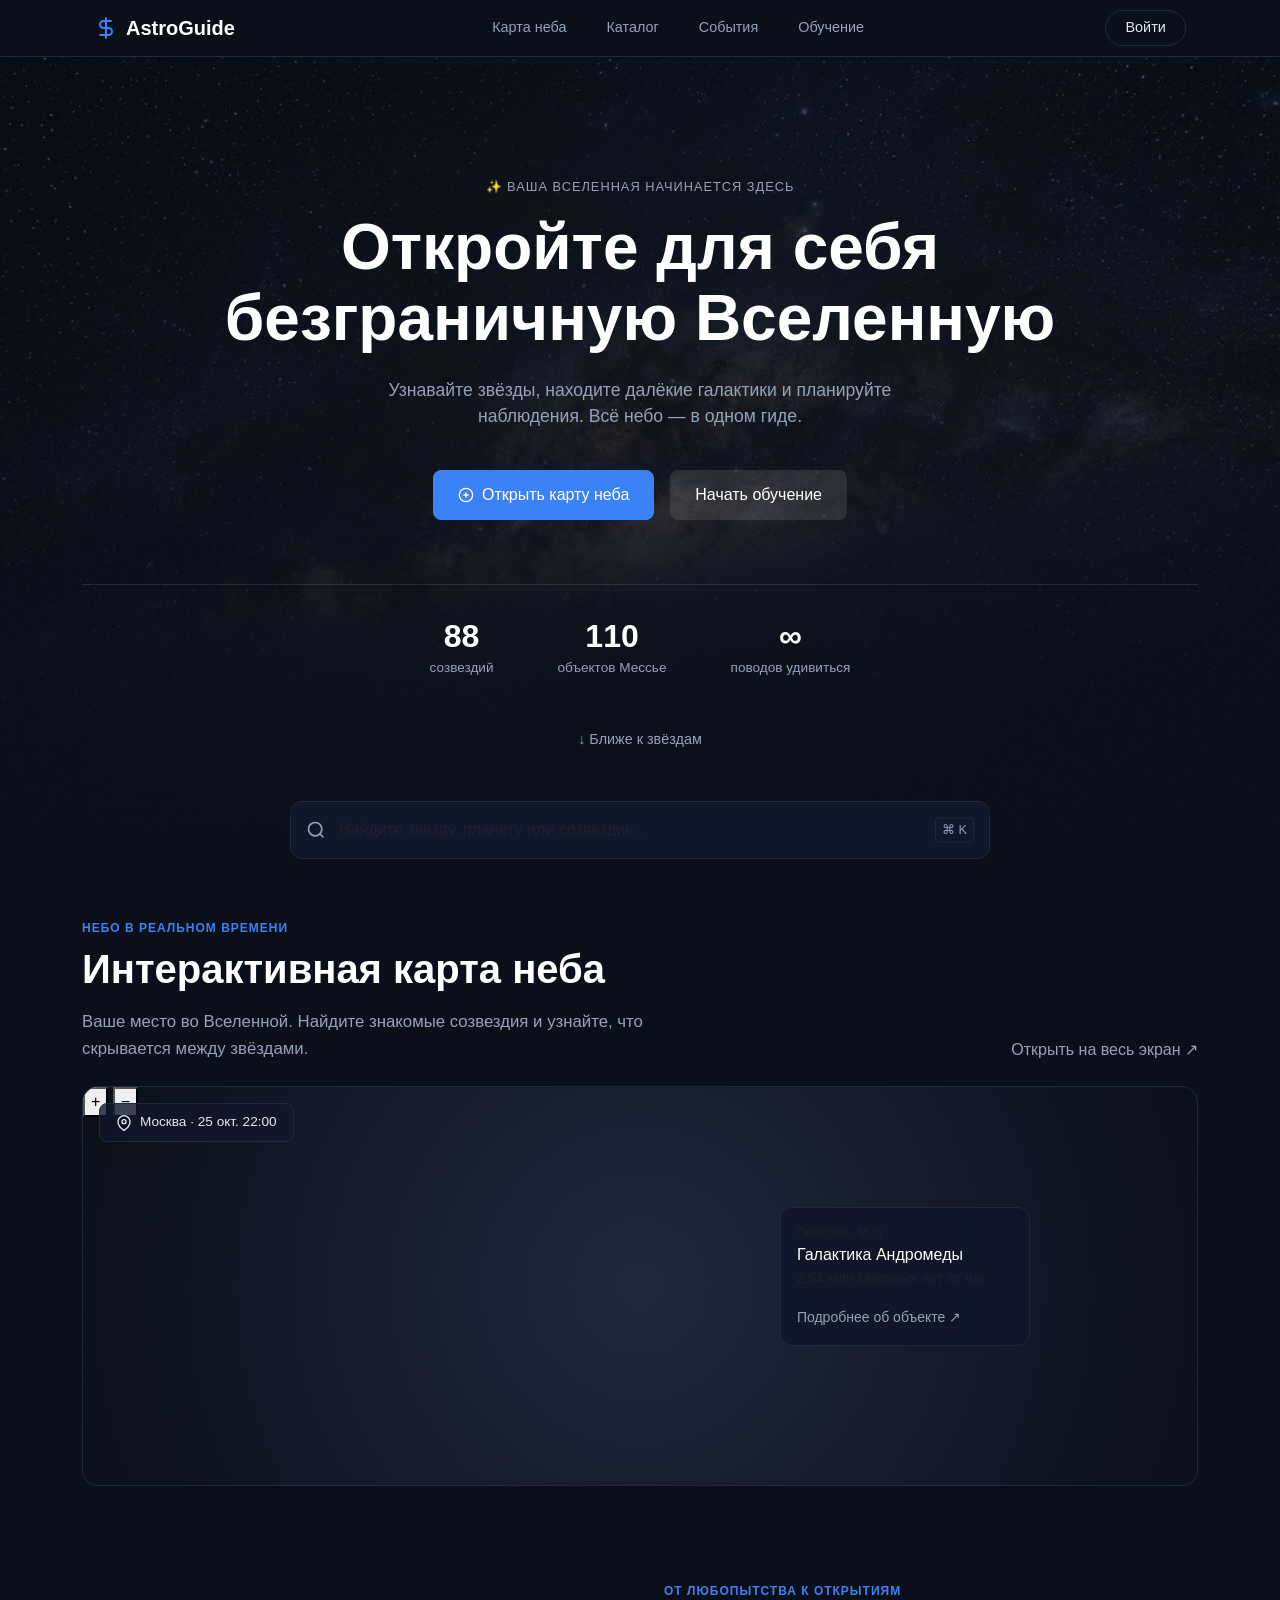
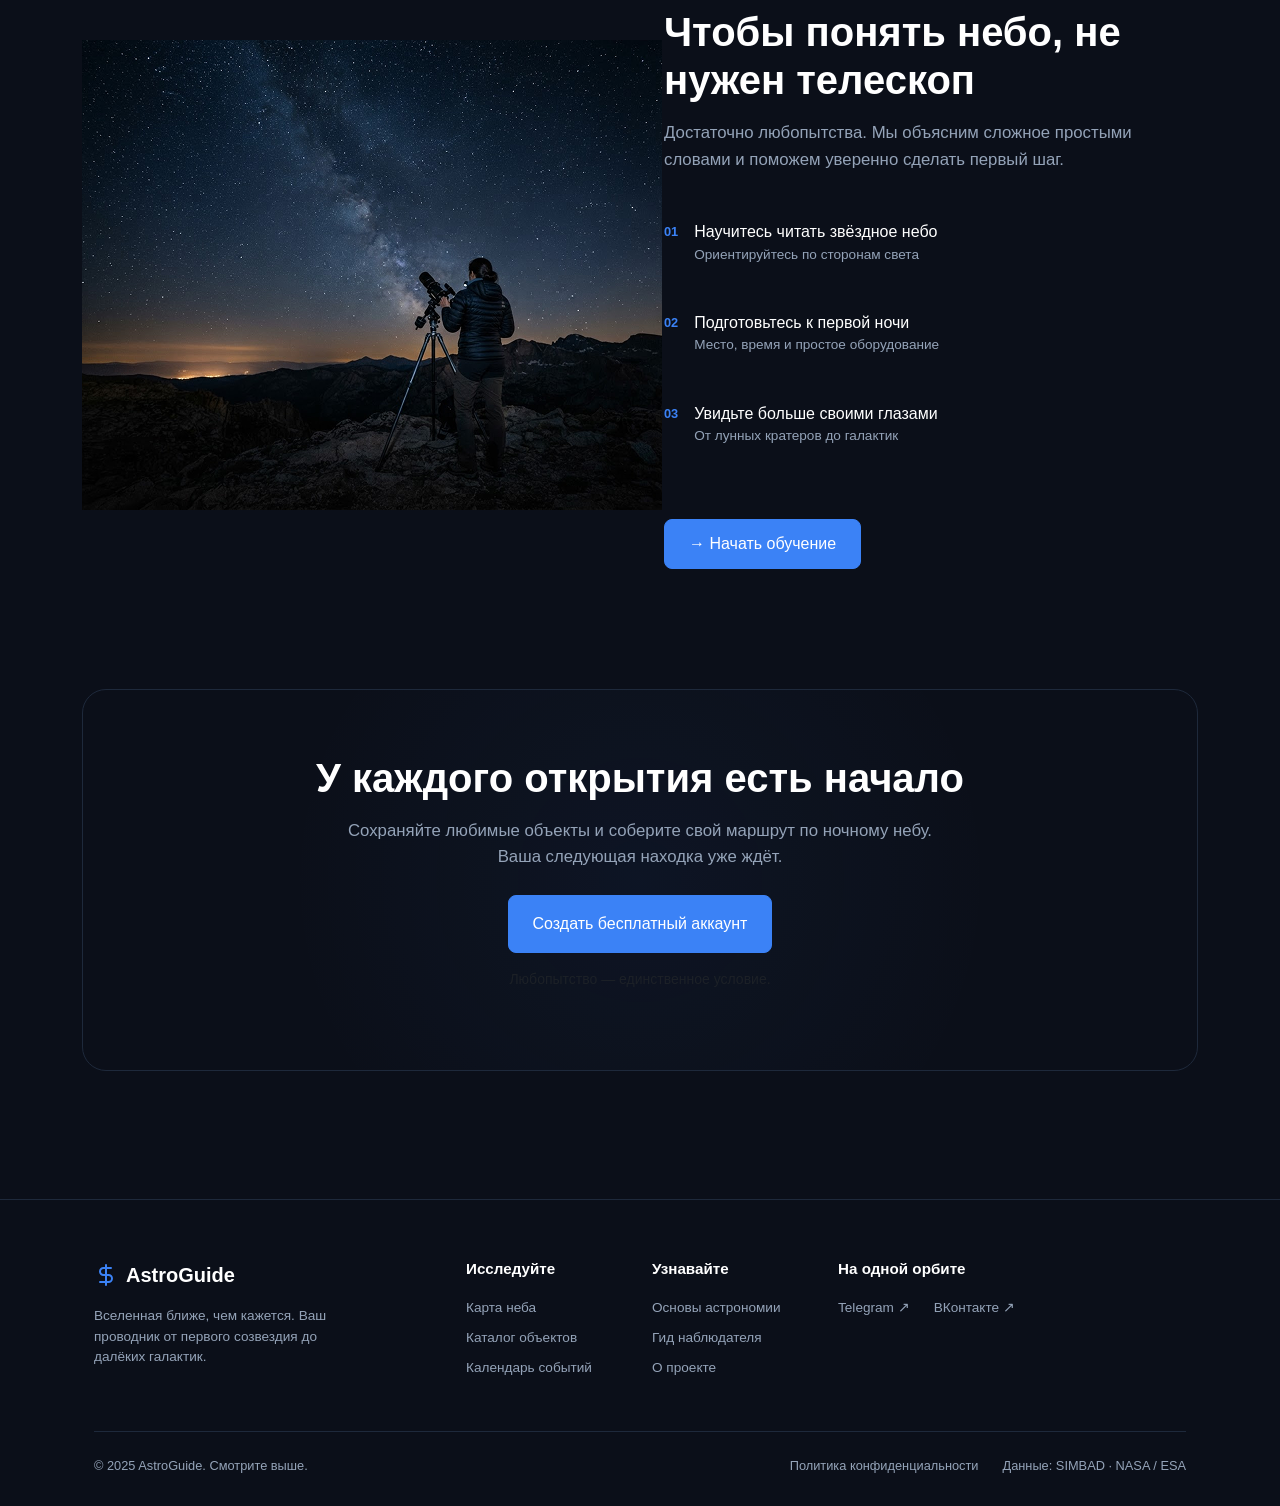
<file: index.html>
<!DOCTYPE html>
<html lang="ru">
<head>
  <meta charset="UTF-8">
  <meta name="viewport" content="width=device-width, initial-scale=1">
  <title>AstroGuide — Откройте для себя Вселенную</title>
  <link href="https://cdn.jsdelivr.net/npm/bootstrap@5.3.3/dist/css/bootstrap.min.css" rel="stylesheet">
  <link rel="stylesheet" href="style.css">
</head>
<body>

<nav class="navbar navbar-expand-lg sticky-top">
  <div class="container px-4">
    <a class="navbar-brand" href="index.html">
      <svg width="24" height="24" viewBox="0 0 24 24" fill="none" stroke="#3b82f6" stroke-width="2" stroke-linecap="round" stroke-linejoin="round"><path d="M12 2v20M17 5H9.5a3.5 3.5 0 0 0 0 7h5a3.5 3.5 0 0 1 0 7H6"/></svg>
      AstroGuide
    </a>
    <button class="navbar-toggler" type="button" data-bs-toggle="collapse" data-bs-target="#navMain">
      <span class="navbar-toggler-icon" style="filter: invert(1);"></span>
    </button>
    <div class="collapse navbar-collapse" id="navMain">
      <ul class="navbar-nav mx-auto gap-4">
        <li class="nav-item"><a class="nav-link" href="map.html">Карта неба</a></li>
        <li class="nav-item"><a class="nav-link" href="catalog.html">Каталог</a></li>
        <li class="nav-item"><a class="nav-link" href="events.html">События</a></li>
        <li class="nav-item"><a class="nav-link" href="education.html">Обучение</a></li>
      </ul>
      <a href="login.html" class="btn btn-outline-custom rounded-pill">Войти</a>
    </div>
  </div>
</nav>

<main>
  <section class="hero">
    <div class="container">
      <div class="hero-label">✨ Ваша вселенная начинается здесь</div>
      <h1 class="hero-title">Откройте для себя<br>безграничную Вселенную</h1>
      <p class="hero-subtitle">Узнавайте звёзды, находите далёкие галактики и планируйте наблюдения. Всё небо — в одном гиде.</p>
      
      <div class="d-flex justify-content-center gap-3">
        <a href="map.html" class="btn btn-primary-custom d-flex align-items-center gap-2">
          <svg width="16" height="16" viewBox="0 0 24 24" fill="none" stroke="currentColor" stroke-width="2"><circle cx="12" cy="12" r="10"/><path d="M12 8v8M8 12h8"/></svg>
          Открыть карту неба
        </a>
        <a href="education.html" class="btn btn-secondary-custom">Начать обучение</a>
      </div>

      <div class="stats-row">
        <div class="stat-item"><h3>88</h3><p>созвездий</p></div>
        <div class="stat-item"><h3>110</h3><p>объектов Мессье</p></div>
        <div class="stat-item"><h3>∞</h3><p>поводов удивиться</p></div>
      </div>
      
      <div class="mt-5">
        <a href="#search-section" style="color: var(--text-muted); font-size: 0.9rem;">↓ Ближе к звёздам</a>
      </div>
    </div>
  </section>

  <section class="container" id="search-section">
    <form class="search-container" role="search" onsubmit="return false;">
      <svg class="search-icon" width="20" height="20" viewBox="0 0 24 24" fill="none" stroke="currentColor" stroke-width="2"><circle cx="11" cy="11" r="8"/><path d="m21 21-4.3-4.3"/></svg>
      <input type="search" class="form-control search-input" placeholder="Найдите звезду, планету или созвездие...">
      <div class="search-shortcut">⌘ K</div>
    </form>
  </section>

  <section class="container mb-5">
    <div class="row mb-4 align-items-end">
      <div class="col-md-8">
        <div class="section-label">Небо в реальном времени</div>
        <h2 class="section-title">Интерактивная карта неба</h2>
        <p class="section-desc mb-0">Ваше место во Вселенной. Найдите знакомые созвездия и узнайте, что скрывается между звёздами.</p>
      </div>
      <div class="col-md-4 text-md-end mt-3 mt-md-0">
        <a href="map.html">Открыть на весь экран ↗</a>
      </div>
    </div>

    <div class="map-container">
      <div class="map-controls">
        <svg width="16" height="16" viewBox="0 0 24 24" fill="none" stroke="currentColor" stroke-width="2"><path d="M21 10c0 7-9 13-9 13s-9-6-9-13a9 9 0 0 1 18 0z"/><circle cx="12" cy="10" r="3"/></svg>
        Москва · 25 окт. 22:00
      </div>
      
      <div class="map-zoom">
        <button>+</button>
        <button>−</button>
      </div>

      <div class="map-popup d-none d-md-block">
        <div class="small text-muted mb-1" style="font-size: 0.7rem;">Галактика · М 31</div>
        <h6 class="text-white mb-1">Галактика Андромеды</h6>
        <div class="small text-muted mb-3">2,54 млн световых лет от нас</div>
        <a href="object.html" class="small">Подробнее об объекте ↗</a>
      </div>
    </div>
  </section>

  <section class="container py-5 my-4">
    <div class="row align-items-center g-5">
      <div class="col-lg-6">
        <img src="img/observer.png" alt="Человек с телескопом">
      </div>
      <div class="col-lg-6">
        <div class="section-label">От любопытства к открытиям</div>
        <h2 class="section-title mb-3">Чтобы понять небо, не нужен телескоп</h2>
        <p class="section-desc mb-5">Достаточно любопытства. Мы объясним сложное простыми словами и поможем уверенно сделать первый шаг.</p>

        <div class="d-flex mb-4">
          <div class="step-number">01</div>
          <div class="step-text">
            <h5>Научитесь читать звёздное небо</h5>
            <p>Ориентируйтесь по сторонам света</p>
          </div>
        </div>
        <div class="d-flex mb-4">
          <div class="step-number">02</div>
          <div class="step-text">
            <h5>Подготовьтесь к первой ночи</h5>
            <p>Место, время и простое оборудование</p>
          </div>
        </div>
        <div class="d-flex mb-5">
          <div class="step-number">03</div>
          <div class="step-text">
            <h5>Увидьте больше своими глазами</h5>
            <p>От лунных кратеров до галактик</p>
          </div>
        </div>

        <a href="education.html" class="btn btn-primary-custom d-inline-flex align-items-center gap-2">
          → Начать обучение
        </a>
      </div>
    </div>
  </section>

  <section class="container py-5 mb-5">
    <div class="cta-box">
      <h2 class="section-title mb-3">У каждого открытия есть начало</h2>
      <p class="section-desc mx-auto mb-4">Сохраняйте любимые объекты и соберите свой маршрут по ночному небу. Ваша следующая находка уже ждёт.</p>
      <a href="register.html" class="btn btn-primary-custom px-4 py-3">Создать бесплатный аккаунт</a>
      <p class="text-muted small mt-3">Любопытство — единственное условие.</p>
    </div>
  </section>
</main>

<footer class="footer">
  <div class="container px-4">
    <div class="row">
      <div class="col-lg-4 mb-4 mb-lg-0">
        <a class="navbar-brand d-flex align-items-center gap-2 mb-3" href="index.html" style="color: #fff; font-size: 1.25rem;">
          <svg width="24" height="24" viewBox="0 0 24 24" fill="none" stroke="#3b82f6" stroke-width="2" stroke-linecap="round" stroke-linejoin="round"><path d="M12 2v20M17 5H9.5a3.5 3.5 0 0 0 0 7h5a3.5 3.5 0 0 1 0 7H6"/></svg>
          AstroGuide
        </a>
        <p style="max-width: 250px;">Вселенная ближе, чем кажется. Ваш проводник от первого созвездия до далёких галактик.</p>
      </div>
      <div class="col-6 col-lg-2 mb-4 mb-lg-0">
        <h6>Исследуйте</h6>
        <ul>
          <li><a href="map.html">Карта неба</a></li>
          <li><a href="catalog.html">Каталог объектов</a></li>
          <li><a href="events.html">Календарь событий</a></li>
        </ul>
      </div>
      <div class="col-6 col-lg-2 mb-4 mb-lg-0">
        <h6>Узнавайте</h6>
        <ul>
          <li><a href="education.html">Основы астрономии</a></li>
          <li><a href="education.html">Гид наблюдателя</a></li>
          <li><a href="#">О проекте</a></li>
        </ul>
      </div>
      <div class="col-lg-4">
        <h6>На одной орбите</h6>
        <ul style="flex-direction: row; gap: 1.5rem;">
          <li><a href="#">Telegram ↗</a></li>
          <li><a href="#">ВКонтакте ↗</a></li>
        </ul>
      </div>
    </div>
    <div class="footer-bottom">
      <div>© 2025 AstroGuide. Смотрите выше.</div>
      <div class="d-flex gap-4">
        <a href="#">Политика конфиденциальности</a>
        <span>Данные: SIMBAD · NASA / ESA</span>
      </div>
    </div>
  </div>
</footer>

<script src="https://cdn.jsdelivr.net/npm/bootstrap@5.3.3/dist/js/bootstrap.bundle.min.js"></script>
</body>
</html>
</file>
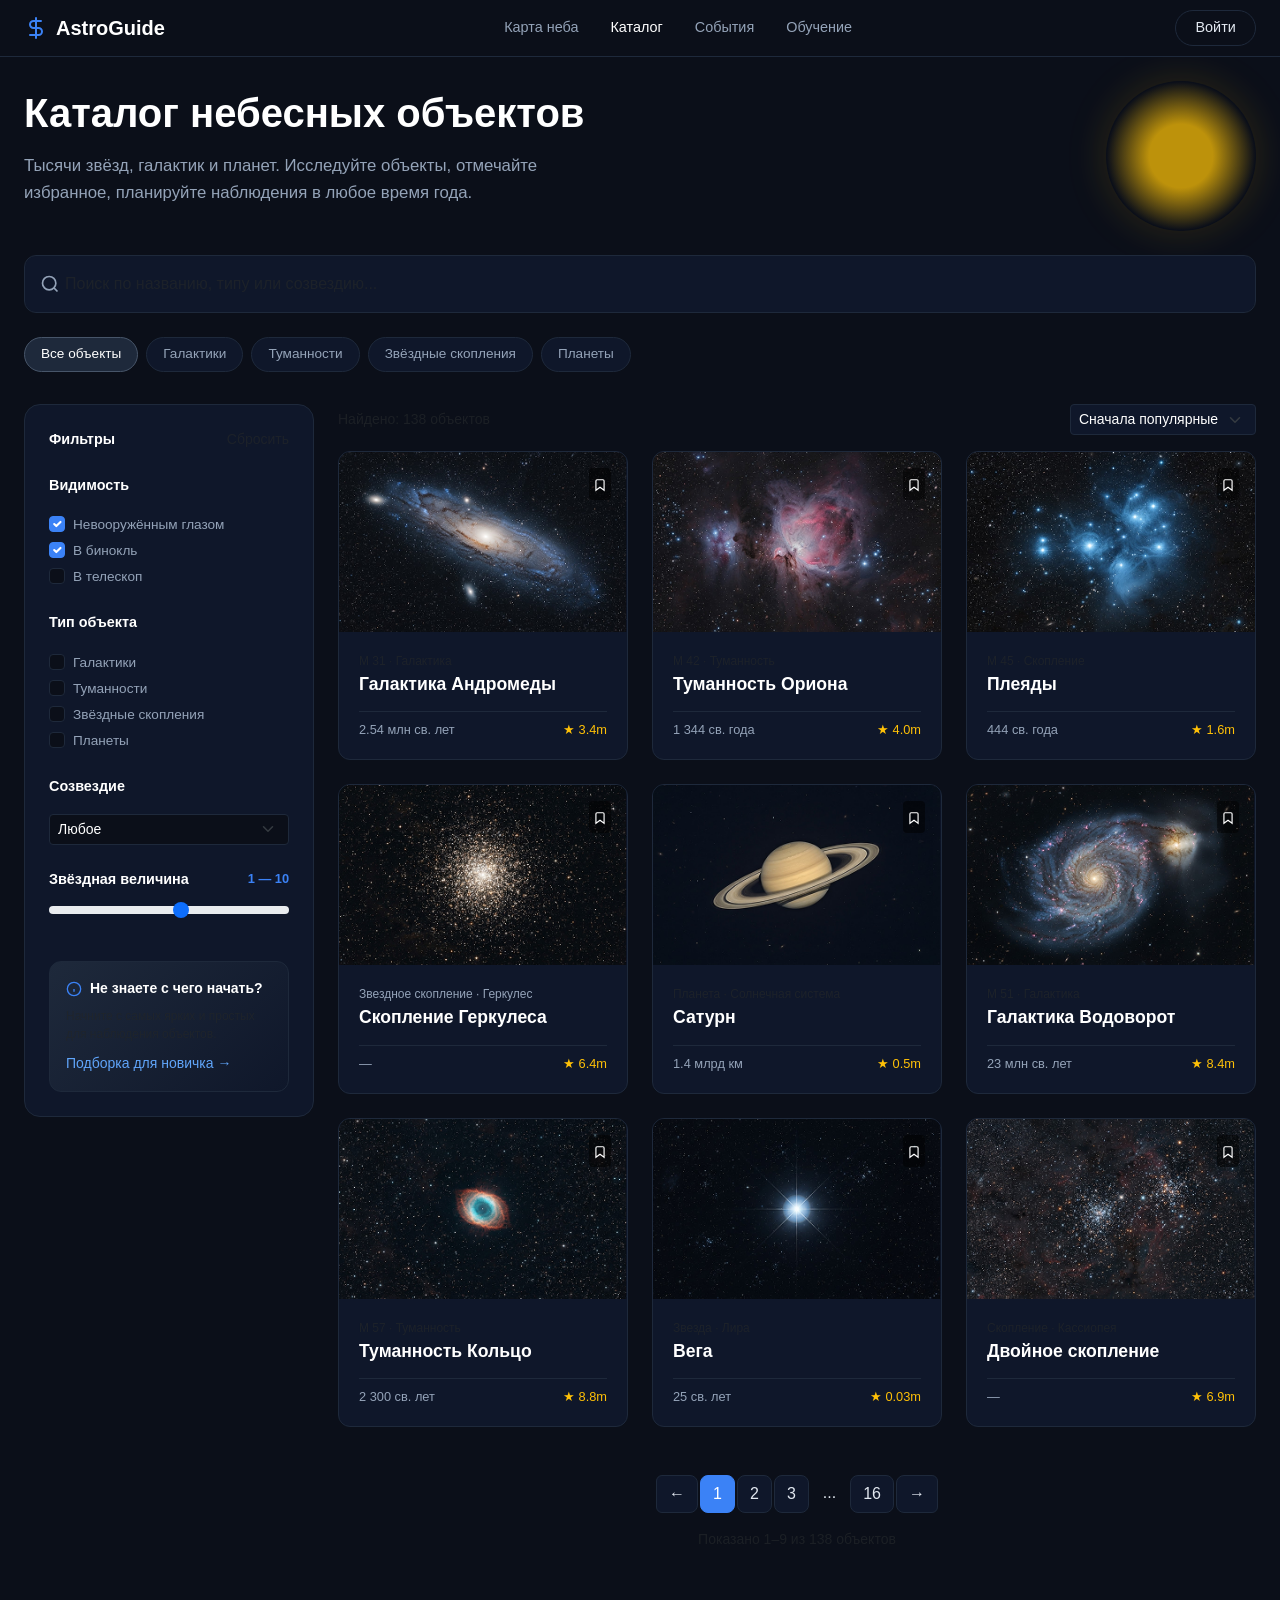
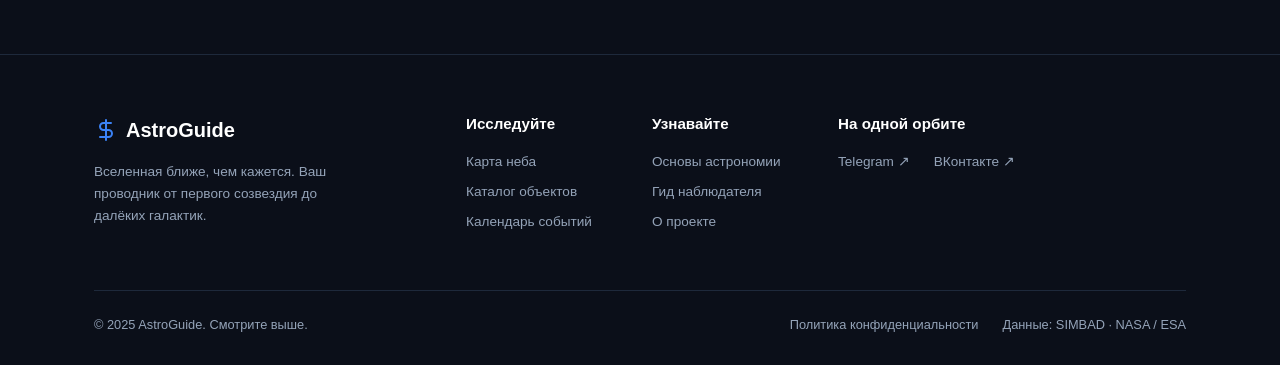
<file: catalog.html>
<!DOCTYPE html>
<html lang="ru">
<head>
  <meta charset="UTF-8">
  <meta name="viewport" content="width=device-width, initial-scale=1">
  <title>Каталог объектов — AstroGuide</title>
  <link href="https://cdn.jsdelivr.net/npm/bootstrap@5.3.3/dist/css/bootstrap.min.css" rel="stylesheet">
  <link rel="stylesheet" href="style.css">
</head>
<body>

<nav class="navbar navbar-expand-lg sticky-top">
  <div class="container-fluid px-4">
    <a class="navbar-brand" href="index.html">
      <svg width="24" height="24" viewBox="0 0 24 24" fill="none" stroke="#3b82f6" stroke-width="2" stroke-linecap="round" stroke-linejoin="round"><path d="M12 2v20M17 5H9.5a3.5 3.5 0 0 0 0 7h5a3.5 3.5 0 0 1 0 7H6"/></svg>
      AstroGuide
    </a>
    <button class="navbar-toggler" type="button" data-bs-toggle="collapse" data-bs-target="#navMain">
      <span class="navbar-toggler-icon" style="filter: invert(1);"></span>
    </button>
    <div class="collapse navbar-collapse" id="navMain">
      <ul class="navbar-nav mx-auto gap-3">
        <li class="nav-item"><a class="nav-link" href="map.html">Карта неба</a></li>
        <li class="nav-item"><a class="nav-link active" href="catalog.html">Каталог</a></li>
        <li class="nav-item"><a class="nav-link" href="events.html">События</a></li>
        <li class="nav-item"><a class="nav-link" href="education.html">Обучение</a></li>
      </ul>
      <a href="login.html" class="btn btn-outline-custom rounded-pill">Войти</a>
    </div>
  </div>
</nav>

<main class="container-fluid px-4 py-4">
  <header class="row align-items-center mb-4">
    <div class="col-md-8">
      <h1 class="page-title">Каталог небесных объектов</h1>
      <p class="page-desc">Тысячи звёзд, галактик и планет. Исследуйте объекты, отмечайте избранное, планируйте наблюдения в любое время года.</p>
    </div>
<!--Солнце -->
    <div class="col-md-4 text-end d-none d-md-block">
      <div style="width: 150px; height: 150px; background: radial-gradient(circle, #eab308 30%, transparent 70%); margin-left: auto; opacity: 0.8; border-radius: 50%; box-shadow: 0 0 40px rgba(234, 179, 8, 0.2);"></div>
    </div>
  </header>

  <form class="search-bar" role="search" onsubmit="return false;">
    <svg class="search-icon" width="20" height="20" viewBox="0 0 24 24" fill="none" stroke="currentColor" stroke-width="2"><circle cx="11" cy="11" r="8"/><path d="m21 21-4.3-4.3"/></svg>
    <input type="search" class="form-control" placeholder="Поиск по названию, типу или созвездию...">
  </form>

  <div class="quick-tags">
    <div class="quick-tag active">Все объекты</div>
    <div class="quick-tag">Галактики</div>
    <div class="quick-tag">Туманности</div>
    <div class="quick-tag">Звёздные скопления</div>
    <div class="quick-tag">Планеты</div>
  </div>

  <div class="row">
    <aside class="col-lg-3 mb-4">
      <div class="sidebar">
        <div class="d-flex justify-content-between align-items-center mb-4">
          <span class="filter-title mb-0">Фильтры</span>
          <a href="#" class="small text-muted text-decoration-none">Сбросить</a>
        </div>

        <div class="filter-group">
          <div class="filter-title">Видимость</div>
          <div class="form-check"><input class="form-check-input" type="checkbox" id="vis1" checked><label class="form-check-label" for="vis1">Невооружённым глазом</label></div>
          <div class="form-check"><input class="form-check-input" type="checkbox" id="vis2" checked><label class="form-check-label" for="vis2">В бинокль</label></div>
          <div class="form-check"><input class="form-check-input" type="checkbox" id="vis3"><label class="form-check-label" for="vis3">В телескоп</label></div>
        </div>

        <div class="filter-group">
          <div class="filter-title">Тип объекта</div>
          <div class="form-check"><input class="form-check-input" type="checkbox" id="t1"><label class="form-check-label" for="t1">Галактики</label></div>
          <div class="form-check"><input class="form-check-input" type="checkbox" id="t2"><label class="form-check-label" for="t2">Туманности</label></div>
          <div class="form-check"><input class="form-check-input" type="checkbox" id="t3"><label class="form-check-label" for="t3">Звёздные скопления</label></div>
          <div class="form-check"><input class="form-check-input" type="checkbox" id="t4"><label class="form-check-label" for="t4">Планеты</label></div>
        </div>

        <div class="filter-group">
          <div class="filter-title">Созвездие</div>
          <select class="form-select form-select-sm" style="background-color: var(--bg-color); border-color: var(--border-color); color: #fff;">
            <option>Любое</option>
            <option>Орион</option>
            <option>Андромеда</option>
            <option>Телец</option>
          </select>
        </div>

        <div class="filter-group">
          <div class="d-flex justify-content-between">
            <span class="filter-title mb-0">Звёздная величина</span>
            <span class="range-val">1 — 10</span>
          </div>
          <input type="range" class="form-range mt-2" min="1" max="10" value="6">
        </div>

        <div class="expert-card">
          <div class="d-flex gap-2 align-items-center mb-2">
            <svg width="16" height="16" viewBox="0 0 24 24" fill="none" stroke="#3b82f6" stroke-width="2"><circle cx="12" cy="12" r="10"/><path d="M12 16v-4"/><path d="M12 8h.01"/></svg>
            <span class="small fw-bold text-white">Не знаете с чего начать?</span>
          </div>
          <p class="small text-muted mb-2" style="font-size: 0.75rem;">Начните с самых ярких и простых для наблюдения объектов.</p>
          <a href="education.html" class="small" style="color: #60a5fa;">Подборка для новичка →</a>
        </div>
      </div>
    </aside>

    <div class="col-lg-9">
      <div class="d-flex justify-content-between align-items-center mb-3">
        <span class="small text-muted">Найдено: 138 объектов</span>
        <select class="form-select form-select-sm w-auto" style="background-color: var(--card-bg); border-color: var(--border-color); color: #fff;">
          <option>Сначала популярные</option>
          <option>Сначала новые</option>
        </select>
      </div>

      <div class="row g-4">
        
        <article class="col-md-6 col-xl-4">
          <a href="object.html" class="text-decoration-none">
            <div class="card-custom h-100 position-relative">
              <img src="img/andromeda_card.png" class="card-img-top" alt="Галактика Андромеды">
              <div class="icon-bookmark">
                <svg width="14" height="14" viewBox="0 0 24 24" fill="none" stroke="currentColor" stroke-width="2"><path d="m19 21-7-5-7 5V5a2 2 0 0 1 2-2h10a2 2 0 0 1 2 2z"/></svg>
              </div>
              <div class="card-body">
                <div class="small text-muted mb-1" style="font-size: 0.75rem;">M 31 · Галактика</div>
                <h5 class="card-title">Галактика Андромеды</h5>
                <div class="card-meta mt-3 border-top border-secondary pt-2" style="border-color: #1e293b !important;">
                  <span>2.54 млн св. лет</span>
                  <span class="text-warning">★ 3.4m</span>
                </div>
              </div>
            </div>
          </a>
        </article>

        <article class="col-md-6 col-xl-4">
          <a href="object.html" class="text-decoration-none">
            <div class="card-custom h-100 position-relative">
              <img src="img/orion.png" class="card-img-top" alt="Туманность Ориона">
              <div class="icon-bookmark">
                <svg width="14" height="14" viewBox="0 0 24 24" fill="none" stroke="currentColor" stroke-width="2"><path d="m19 21-7-5-7 5V5a2 2 0 0 1 2-2h10a2 2 0 0 1 2 2z"/></svg>
              </div>
              <div class="card-body">
                <div class="small text-muted mb-1" style="font-size: 0.75rem;">M 42 · Туманность</div>
                <h5 class="card-title">Туманность Ориона</h5>
                <div class="card-meta mt-3 border-top border-secondary pt-2" style="border-color: #1e293b !important;">
                  <span>1 344 св. года</span>
                  <span class="text-warning">★ 4.0m</span>
                </div>
              </div>
            </div>
          </a>
        </article>

        <article class="col-md-6 col-xl-4">
          <a href="object.html" class="text-decoration-none">
            <div class="card-custom h-100 position-relative">
              <img src="img/pleiades.png" class="card-img-top" alt="Плеяды">
              <div class="icon-bookmark">
                <svg width="14" height="14" viewBox="0 0 24 24" fill="none" stroke="currentColor" stroke-width="2"><path d="m19 21-7-5-7 5V5a2 2 0 0 1 2-2h10a2 2 0 0 1 2 2z"/></svg>
              </div>
              <div class="card-body">
                <div class="small text-muted mb-1" style="font-size: 0.75rem;">M 45 · Скопление</div>
                <h5 class="card-title">Плеяды</h5>
                <div class="card-meta mt-3 border-top border-secondary pt-2" style="border-color: #1e293b !important;">
                  <span>444 св. года</span>
                  <span class="text-warning">★ 1.6m</span>
                </div>
              </div>
            </div>
          </a>
        </article>

        <article class="col-md-6 col-xl-4">
          <a href="object.html" class="text-decoration-none">
            <div class="card-custom h-100 position-relative">
              <img src="img/hercules.png" class="card-img-top" alt="Скопление Геркулеса">
              <div class="icon-bookmark">
                <svg width="14" height="14" viewBox="0 0 24 24" fill="none" stroke="currentColor" stroke-width="2"><path d="m19 21-7-5-7 5V5a2 2 0 0 1 2-2h10a2 2 0 0 1 2 2z"/></svg>
              </div>
              <div class="card-body">
                <div class="small text-secundary mb-1" style="font-size: 0.75rem;">Звездное скопление · Геркулес</div>
                <h5 class="card-title">Скопление Геркулеса</h5>
                <div class="card-meta mt-3 border-top border-secondary pt-2" style="border-color: #1e293b !important;">
                  <span>—</span>
                  <span class="text-warning">★ 6.4m</span>
                </div>
              </div>
            </div>
          </a>
        </article>

        <article class="col-md-6 col-xl-4">
          <a href="object.html" class="text-decoration-none">
            <div class="card-custom h-100 position-relative">
              <img src="img/saturn.png" class="card-img-top" alt="Сатурн">
              <div class="icon-bookmark">
                <svg width="14" height="14" viewBox="0 0 24 24" fill="none" stroke="currentColor" stroke-width="2"><path d="m19 21-7-5-7 5V5a2 2 0 0 1 2-2h10a2 2 0 0 1 2 2z"/></svg>
              </div>
              <div class="card-body">
                <div class="small text-muted mb-1" style="font-size: 0.75rem;">Планета · Солнечная система</div>
                <h5 class="card-title">Сатурн</h5>
                <div class="card-meta mt-3 border-top border-secondary pt-2" style="border-color: #1e293b !important;">
                  <span>1.4 млрд км</span>
                  <span class="text-warning">★ 0.5m</span>
                </div>
              </div>
            </div>
          </a>
        </article>

        <article class="col-md-6 col-xl-4">
          <a href="object.html" class="text-decoration-none">
            <div class="card-custom h-100 position-relative">
              <img src="img/whirlpool.png" class="card-img-top" alt="Галактика Водоворот">
              <div class="icon-bookmark">
                <svg width="14" height="14" viewBox="0 0 24 24" fill="none" stroke="currentColor" stroke-width="2"><path d="m19 21-7-5-7 5V5a2 2 0 0 1 2-2h10a2 2 0 0 1 2 2z"/></svg>
              </div>
              <div class="card-body">
                <div class="small text-muted mb-1" style="font-size: 0.75rem;">M 51 · Галактика</div>
                <h5 class="card-title">Галактика Водоворот</h5>
                <div class="card-meta mt-3 border-top border-secondary pt-2" style="border-color: #1e293b !important;">
                  <span>23 млн св. лет</span>
                  <span class="text-warning">★ 8.4m</span>
                </div>
              </div>
            </div>
          </a>
        </article>

        <article class="col-md-6 col-xl-4">
          <a href="object.html" class="text-decoration-none">
            <div class="card-custom h-100 position-relative">
              <img src="img/ring_card.png" class="card-img-top" alt="Туманность Кольцо">
              <div class="icon-bookmark">
                <svg width="14" height="14" viewBox="0 0 24 24" fill="none" stroke="currentColor" stroke-width="2"><path d="m19 21-7-5-7 5V5a2 2 0 0 1 2-2h10a2 2 0 0 1 2 2z"/></svg>
              </div>
              <div class="card-body">
                <div class="small text-muted mb-1" style="font-size: 0.75rem;">M 57 · Туманность</div>
                <h5 class="card-title">Туманность Кольцо</h5>
                <div class="card-meta mt-3 border-top border-secondary pt-2" style="border-color: #1e293b !important;">
                  <span>2 300 св. лет</span>
                  <span class="text-warning">★ 8.8m</span>
                </div>
              </div>
            </div>
          </a>
        </article>

        <article class="col-md-6 col-xl-4">
          <a href="object.html" class="text-decoration-none">
            <div class="card-custom h-100 position-relative">
              <img src="img/bera.png" class="card-img-top" alt="Вега">
              <div class="icon-bookmark">
                <svg width="14" height="14" viewBox="0 0 24 24" fill="none" stroke="currentColor" stroke-width="2"><path d="m19 21-7-5-7 5V5a2 2 0 0 1 2-2h10a2 2 0 0 1 2 2z"/></svg>
              </div>
              <div class="card-body">
                <div class="small text-muted mb-1" style="font-size: 0.75rem;">Звезда · Лира</div>
                <h5 class="card-title">Вега</h5>
                <div class="card-meta mt-3 border-top border-secondary pt-2" style="border-color: #1e293b !important;">
                  <span>25 св. лет</span>
                  <span class="text-warning">★ 0.03m</span>
                </div>
              </div>
            </div>
          </a>
        </article>

        <article class="col-md-6 col-xl-4">
          <a href="object.html" class="text-decoration-none">
            <div class="card-custom h-100 position-relative">
              <img src="img/double_accumulation.png" class="card-img-top" alt="Двойное скопление">
              <div class="icon-bookmark">
                <svg width="14" height="14" viewBox="0 0 24 24" fill="none" stroke="currentColor" stroke-width="2"><path d="m19 21-7-5-7 5V5a2 2 0 0 1 2-2h10a2 2 0 0 1 2 2z"/></svg>
              </div>
              <div class="card-body">
                <div class="small text-muted mb-1" style="font-size: 0.75rem;">Скопление · Кассиопея</div>
                <h5 class="card-title">Двойное скопление</h5>
                <div class="card-meta mt-3 border-top border-secondary pt-2" style="border-color: #1e293b !important;">
                  <span>—</span>
                  <span class="text-warning">★ 6.9m</span>
                </div>
              </div>
            </div>
          </a>
        </article>

      </div>

      <nav class="mt-5">
        <ul class="pagination justify-content-center">
          <li class="page-item"><a class="page-link" href="#">&larr;</a></li>
          <li class="page-item active"><a class="page-link" href="#">1</a></li>
          <li class="page-item"><a class="page-link" href="#">2</a></li>
          <li class="page-item"><a class="page-link" href="#">3</a></li>
          <li class="page-item"><span class="page-link" style="background:transparent; border:none;">...</span></li>
          <li class="page-item"><a class="page-link" href="#">16</a></li>
          <li class="page-item"><a class="page-link" href="#">&rarr;</a></li>
        </ul>
      </nav>
      <div class="text-center text-muted small mt-2">Показано 1–9 из 138 объектов</div>

    </div>
  </div>
</main>

<footer class="footer">
  <div class="container px-4">
    <div class="row">
      <div class="col-lg-4 mb-4 mb-lg-0">
        <a class="navbar-brand d-flex align-items-center gap-2 mb-3" href="index.html" style="color: #fff; font-size: 1.25rem;">
          <svg width="24" height="24" viewBox="0 0 24 24" fill="none" stroke="#3b82f6" stroke-width="2" stroke-linecap="round" stroke-linejoin="round"><path d="M12 2v20M17 5H9.5a3.5 3.5 0 0 0 0 7h5a3.5 3.5 0 0 1 0 7H6"/></svg>
          AstroGuide
        </a>
        <p style="max-width: 250px; line-height: 1.6;">Вселенная ближе, чем кажется. Ваш проводник от первого созвездия до далёких галактик.</p>
      </div>
      <div class="col-6 col-lg-2 mb-4 mb-lg-0">
        <h6>Исследуйте</h6>
        <ul>
          <li><a href="map.html">Карта неба</a></li>
          <li><a href="catalog.html">Каталог объектов</a></li>
          <li><a href="events.html">Календарь событий</a></li>
        </ul>
      </div>
      <div class="col-6 col-lg-2 mb-4 mb-lg-0">
        <h6>Узнавайте</h6>
        <ul>
          <li><a href="education.html">Основы астрономии</a></li>
          <li><a href="education.html">Гид наблюдателя</a></li>
          <li><a href="#">О проекте</a></li>
        </ul>
      </div>
      <div class="col-lg-4">
        <h6>На одной орбите</h6>
        <ul style="flex-direction: row; gap: 1.5rem;">
          <li><a href="#">Telegram ↗</a></li>
          <li><a href="#">ВКонтакте ↗</a></li>
        </ul>
      </div>
    </div>
    <div class="footer-bottom">
      <div>© 2025 AstroGuide. Смотрите выше.</div>
      <div class="d-flex gap-4">
        <a href="#">Политика конфиденциальности</a>
        <span>Данные: SIMBAD · NASA / ESA</span>
      </div>
    </div>
  </div>
</footer>

<script src="https://cdn.jsdelivr.net/npm/bootstrap@5.3.3/dist/js/bootstrap.bundle.min.js"></script>
</body>
</html>
</file>
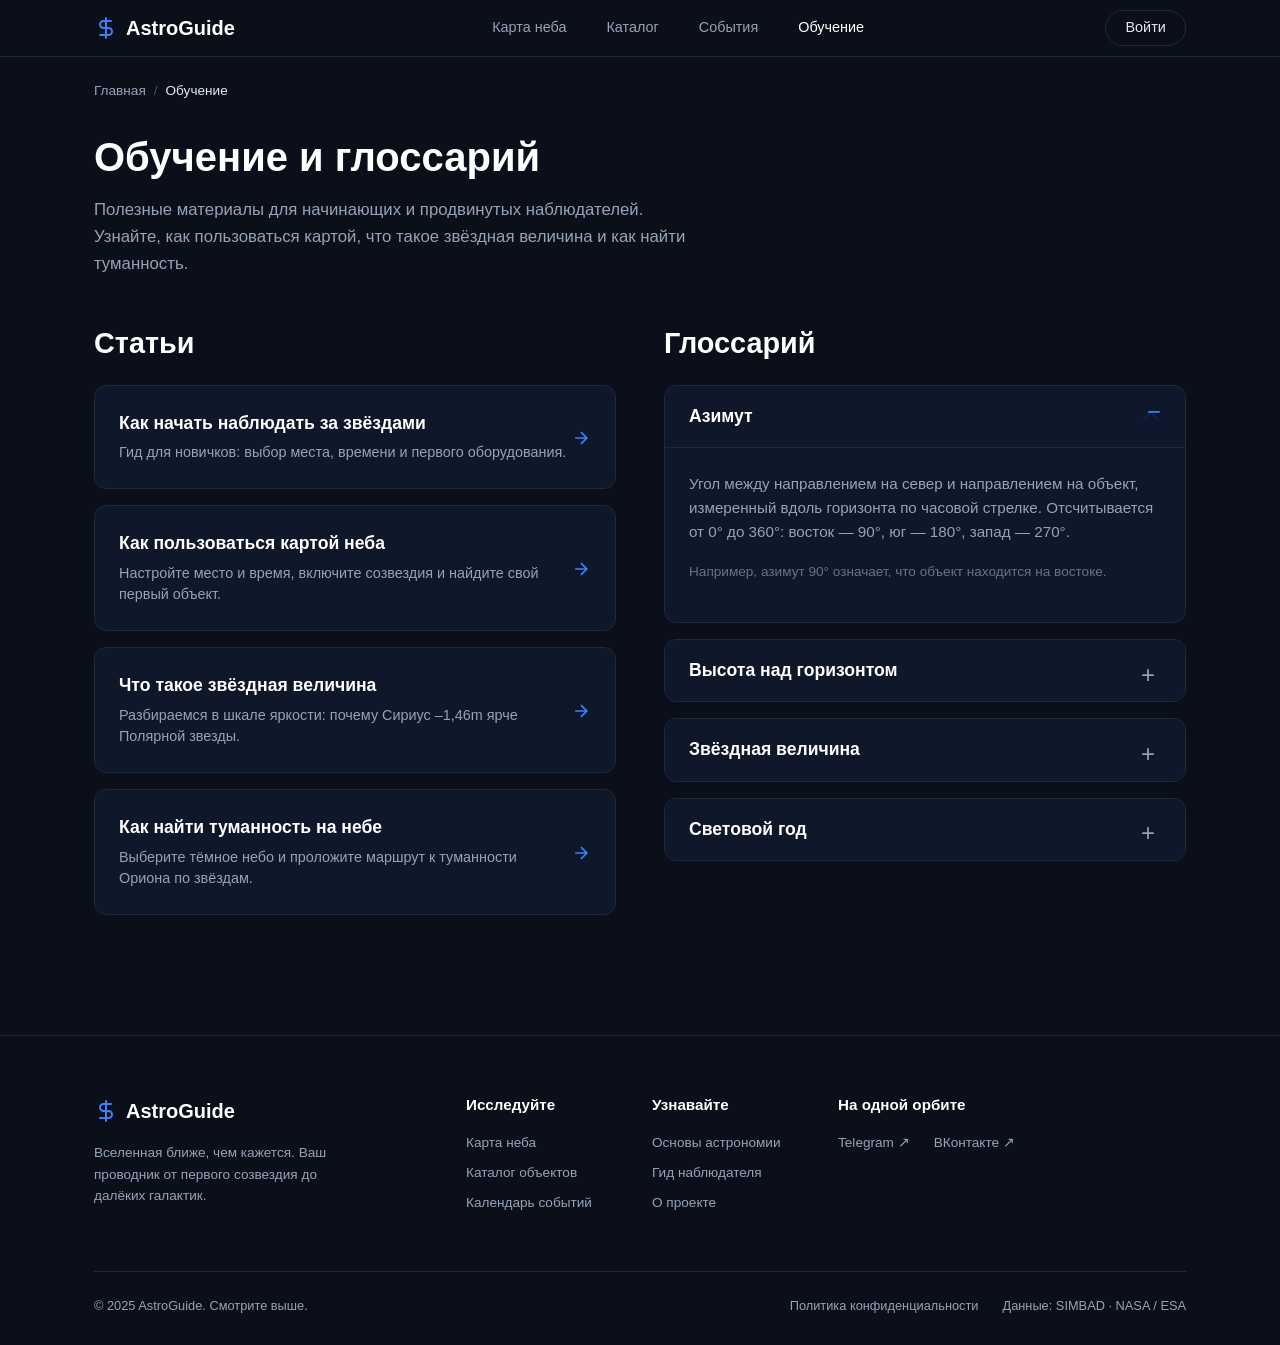
<file: education.html>
<!DOCTYPE html>
<html lang="ru">
<head>
  <meta charset="UTF-8">
  <meta name="viewport" content="width=device-width, initial-scale=1">
  <title>Обучение и глоссарий — AstroGuide</title>
  <link href="https://cdn.jsdelivr.net/npm/bootstrap@5.3.3/dist/css/bootstrap.min.css" rel="stylesheet">
  <link rel="stylesheet" href="style.css">
</head>
<body>

<nav class="navbar navbar-expand-lg sticky-top">
  <div class="container px-4">
    <a class="navbar-brand" href="index.html">
      <svg width="24" height="24" viewBox="0 0 24 24" fill="none" stroke="#3b82f6" stroke-width="2" stroke-linecap="round" stroke-linejoin="round"><path d="M12 2v20M17 5H9.5a3.5 3.5 0 0 0 0 7h5a3.5 3.5 0 0 1 0 7H6"/></svg>
      AstroGuide
    </a>
    <button class="navbar-toggler" type="button" data-bs-toggle="collapse" data-bs-target="#navMain">
      <span class="navbar-toggler-icon" style="filter: invert(1);"></span>
    </button>
    <div class="collapse navbar-collapse" id="navMain">
      <ul class="navbar-nav mx-auto gap-4">
        <li class="nav-item"><a class="nav-link" href="map.html">Карта неба</a></li>
        <li class="nav-item"><a class="nav-link" href="catalog.html">Каталог</a></li>
        <li class="nav-item"><a class="nav-link" href="events.html">События</a></li>
        <li class="nav-item"><a class="nav-link active" href="education.html">Обучение</a></li>
      </ul>
      <a href="login.html" class="btn btn-outline-custom rounded-pill">Войти</a>
    </div>
  </div>
</nav>

<main class="container px-4 py-4">
  <nav aria-label="breadcrumb">
    <ol class="breadcrumb">
      <li class="breadcrumb-item"><a href="index.html">Главная</a></li>
      <li class="breadcrumb-item active" aria-current="page">Обучение</li>
    </ol>
  </nav>

  <header class="mb-5">
    <h1 class="page-title">Обучение и глоссарий</h1>
    <p class="page-desc">Полезные материалы для начинающих и продвинутых наблюдателей. Узнайте, как пользоваться картой, что такое звёздная величина и как найти туманность.</p>
  </header>

  <div class="row g-5">
    <section class="col-lg-6">
      <h2 class="section-title mb-4" style="font-size: 1.8rem;">Статьи</h2>
      
      <article class="article-card">
        <div>
          <div class="article-title">Как начать наблюдать за звёздами</div>
          <p class="article-text">Гид для новичков: выбор места, времени и первого оборудования.</p>
        </div>
        <div class="article-icon">
          <svg width="20" height="20" viewBox="0 0 24 24" fill="none" stroke="currentColor" stroke-width="2"><path d="M5 12h14M12 5l7 7-7 7"/></svg>
        </div>
      </article>

      <article class="article-card">
        <div>
          <div class="article-title">Как пользоваться картой неба</div>
          <p class="article-text">Настройте место и время, включите созвездия и найдите свой первый объект.</p>
        </div>
        <div class="article-icon">
          <svg width="20" height="20" viewBox="0 0 24 24" fill="none" stroke="currentColor" stroke-width="2"><path d="M5 12h14M12 5l7 7-7 7"/></svg>
        </div>
      </article>

      <article class="article-card">
        <div>
          <div class="article-title">Что такое звёздная величина</div>
          <p class="article-text">Разбираемся в шкале яркости: почему Сириус –1,46m ярче Полярной звезды.</p>
        </div>
        <div class="article-icon">
          <svg width="20" height="20" viewBox="0 0 24 24" fill="none" stroke="currentColor" stroke-width="2"><path d="M5 12h14M12 5l7 7-7 7"/></svg>
        </div>
      </article>

      <article class="article-card">
        <div>
          <div class="article-title">Как найти туманность на небе</div>
          <p class="article-text">Выберите тёмное небо и проложите маршрут к туманности Ориона по звёздам.</p>
        </div>
        <div class="article-icon">
          <svg width="20" height="20" viewBox="0 0 24 24" fill="none" stroke="currentColor" stroke-width="2"><path d="M5 12h14M12 5l7 7-7 7"/></svg>
        </div>
      </article>
    </section>

    <section class="col-lg-6">
      <h2 class="section-title mb-4" style="font-size: 1.8rem;">Глоссарий</h2>
      
      <div class="accordion" id="glossaryAccordion">
        
        <div class="accordion-item">
          <h2 class="accordion-header" id="headingOne">
            <button class="accordion-button" type="button" data-bs-toggle="collapse" data-bs-target="#collapseOne" aria-expanded="true" aria-controls="collapseOne">
              Азимут
            </button>
          </h2>
          <div id="collapseOne" class="accordion-collapse collapse show" aria-labelledby="headingOne" data-bs-parent="#glossaryAccordion">
            <div class="accordion-body">
              <p>Угол между направлением на север и направлением на объект, измеренный вдоль горизонта по часовой стрелке. Отсчитывается от 0° до 360°: восток — 90°, юг — 180°, запад — 270°.</p>
              <p class="small" style="font-size: 0.85rem; color: #64748b;">Например, азимут 90° означает, что объект находится на востоке.</p>
            </div>
          </div>
        </div>

        <div class="accordion-item">
          <h2 class="accordion-header" id="headingTwo">
            <button class="accordion-button collapsed" type="button" data-bs-toggle="collapse" data-bs-target="#collapseTwo" aria-expanded="false" aria-controls="collapseTwo">
              Высота над горизонтом
            </button>
          </h2>
          <div id="collapseTwo" class="accordion-collapse collapse" aria-labelledby="headingTwo" data-bs-parent="#glossaryAccordion">
            <div class="accordion-body">
              <p>Угловое расстояние от объекта до горизонта. Измеряется в градусах от 0° (на горизонте) до 90° (в зените, прямо над головой). Чем выше объект, тем меньше атмосферы ему приходится преодолевать, и тем лучше он виден.</p>
            </div>
          </div>
        </div>

        <div class="accordion-item">
          <h2 class="accordion-header" id="headingThree">
            <button class="accordion-button collapsed" type="button" data-bs-toggle="collapse" data-bs-target="#collapseThree" aria-expanded="false" aria-controls="collapseThree">
              Звёздная величина
            </button>
          </h2>
          <div id="collapseThree" class="accordion-collapse collapse" aria-labelledby="headingThree" data-bs-parent="#glossaryAccordion">
            <div class="accordion-body">
              <p>Мера яркости небесного объекта. Чем меньше значение, тем ярче объект. Самые яркие звёзды имеют отрицательную величину (например, Сириус –1,46m), а самые тусклые, видимые невооружённым глазом, — около +6m.</p>
            </div>
          </div>
        </div>

        <div class="accordion-item">
          <h2 class="accordion-header" id="headingFour">
            <button class="accordion-button collapsed" type="button" data-bs-toggle="collapse" data-bs-target="#collapseFour" aria-expanded="false" aria-controls="collapseFour">
              Световой год
            </button>
          </h2>
          <div id="collapseFour" class="accordion-collapse collapse" aria-labelledby="headingFour" data-bs-parent="#glossaryAccordion">
            <div class="accordion-body">
              <p>Расстояние, которое свет проходит в вакууме за один земной год. Это примерно 9,46 триллионов километров. Используется для измерения расстояний между звёздами и галактиками.</p>
            </div>
          </div>
        </div>

      </div>
    </section>
  </div>
</main>

<footer class="footer">
  <div class="container px-4">
    <div class="row">
      <div class="col-lg-4 mb-4 mb-lg-0">
        <a class="navbar-brand d-flex align-items-center gap-2 mb-3" href="index.html" style="color: #fff; font-size: 1.25rem;">
          <svg width="24" height="24" viewBox="0 0 24 24" fill="none" stroke="#3b82f6" stroke-width="2" stroke-linecap="round" stroke-linejoin="round"><path d="M12 2v20M17 5H9.5a3.5 3.5 0 0 0 0 7h5a3.5 3.5 0 0 1 0 7H6"/></svg>
          AstroGuide
        </a>
        <p style="max-width: 250px; line-height: 1.6;">Вселенная ближе, чем кажется. Ваш проводник от первого созвездия до далёких галактик.</p>
      </div>
      <div class="col-6 col-lg-2 mb-4 mb-lg-0">
        <h6>Исследуйте</h6>
        <ul>
          <li><a href="map.html">Карта неба</a></li>
          <li><a href="catalog.html">Каталог объектов</a></li>
          <li><a href="events.html">Календарь событий</a></li>
        </ul>
      </div>
      <div class="col-6 col-lg-2 mb-4 mb-lg-0">
        <h6>Узнавайте</h6>
        <ul>
          <li><a href="education.html">Основы астрономии</a></li>
          <li><a href="education.html">Гид наблюдателя</a></li>
          <li><a href="#">О проекте</a></li>
        </ul>
      </div>
      <div class="col-lg-4">
        <h6>На одной орбите</h6>
        <ul style="flex-direction: row; gap: 1.5rem;">
          <li><a href="#">Telegram ↗</a></li>
          <li><a href="#">ВКонтакте ↗</a></li>
        </ul>
      </div>
    </div>
    <div class="footer-bottom">
      <div>© 2025 AstroGuide. Смотрите выше.</div>
      <div class="d-flex gap-4">
        <a href="#">Политика конфиденциальности</a>
        <span>Данные: SIMBAD · NASA / ESA</span>
      </div>
    </div>
  </div>
</footer>

<script src="https://cdn.jsdelivr.net/npm/bootstrap@5.3.3/dist/js/bootstrap.bundle.min.js"></script>
</body>
</html>
</file>
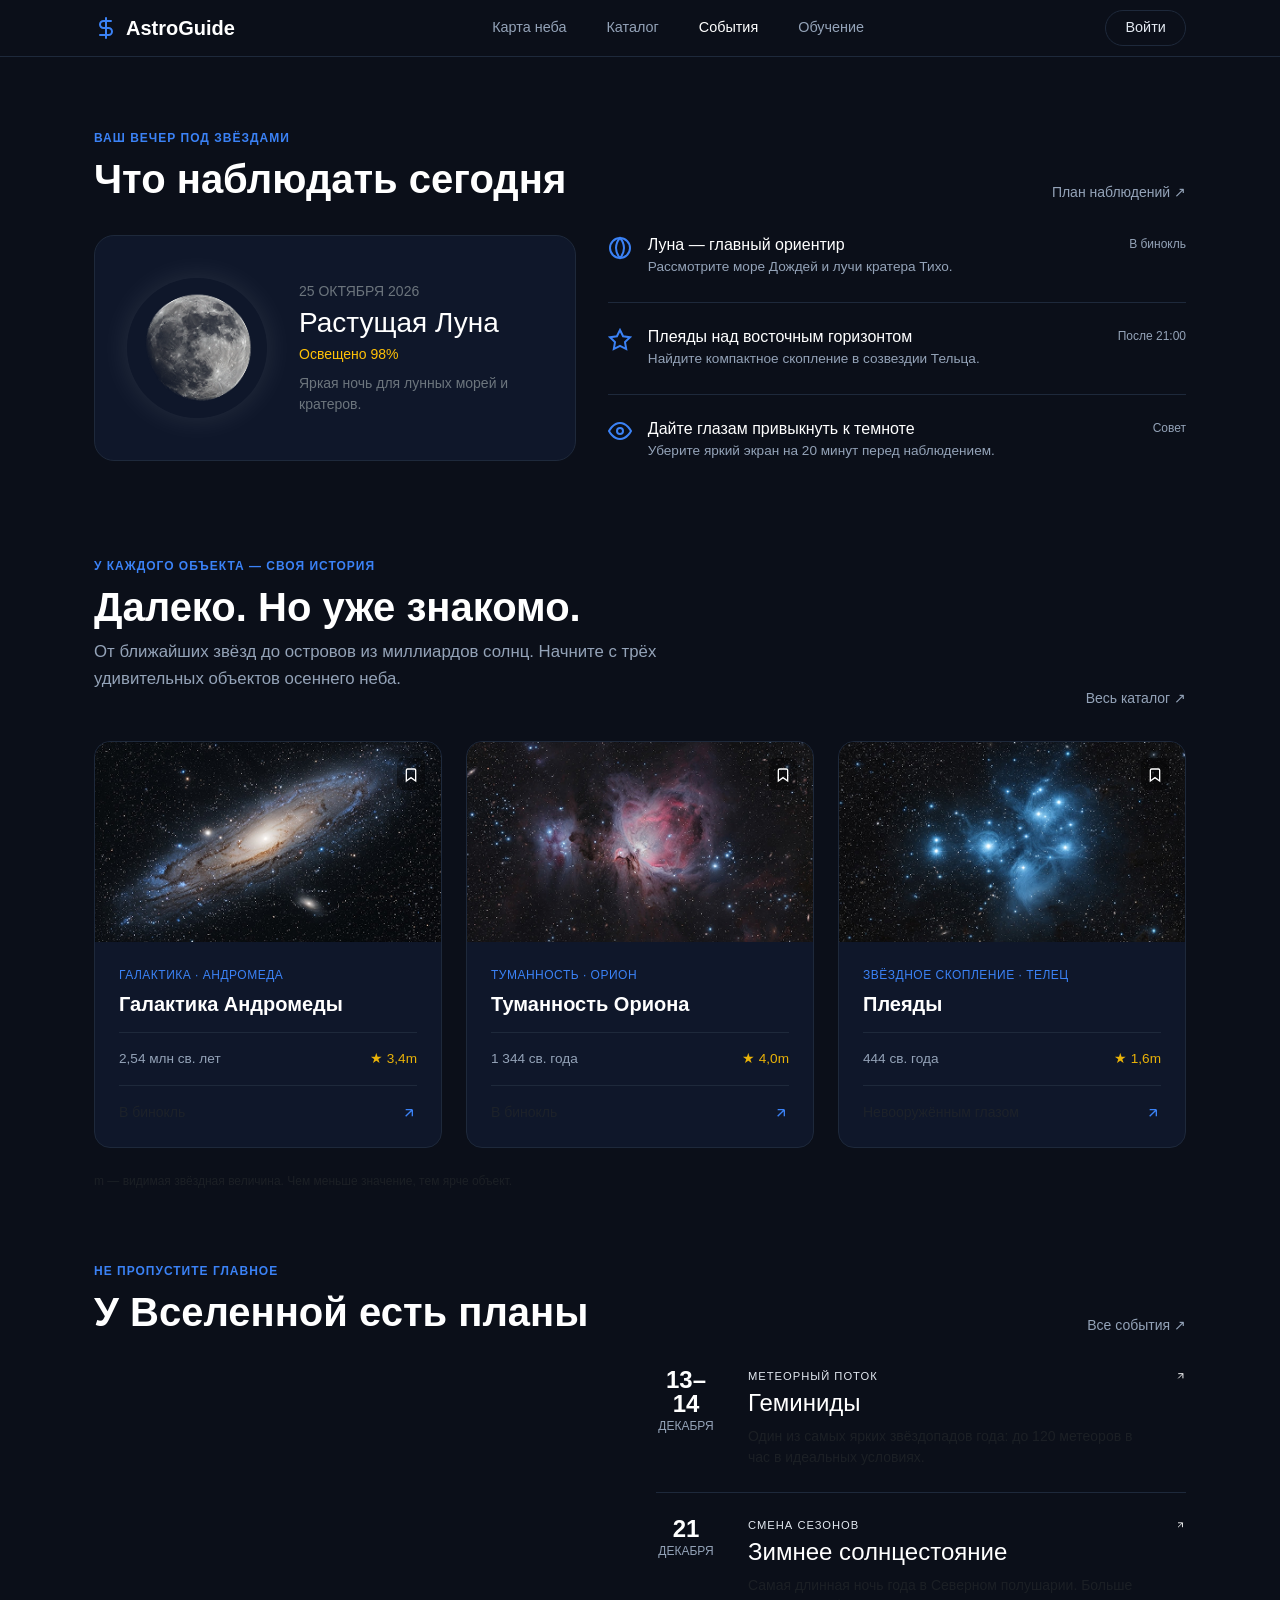
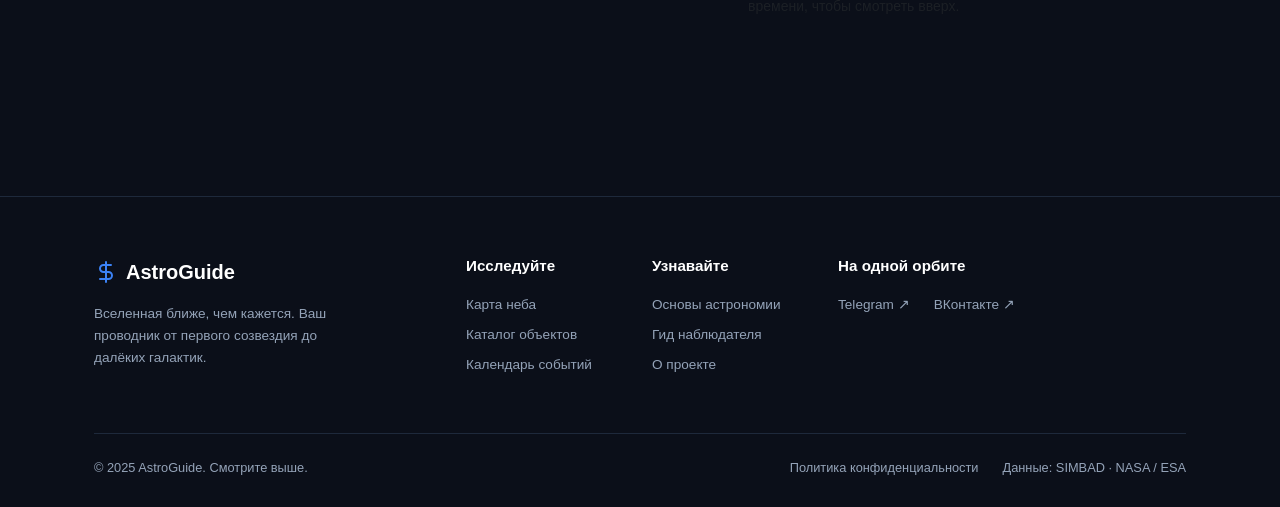
<file: events.html>
<!DOCTYPE html>
<html lang="ru">
<head>
  <meta charset="UTF-8">
  <meta name="viewport" content="width=device-width, initial-scale=1">
  <title>События — AstroGuide</title>
  <link href="https://cdn.jsdelivr.net/npm/bootstrap@5.3.3/dist/css/bootstrap.min.css" rel="stylesheet">
  <link rel="stylesheet" href="style.css">
</head>
<body>


<nav class="navbar navbar-expand-lg sticky-top">
  <div class="container px-4">
    <a class="navbar-brand" href="index.html">
      <svg width="24" height="24" viewBox="0 0 24 24" fill="none" stroke="#3b82f6" stroke-width="2" stroke-linecap="round" stroke-linejoin="round"><path d="M12 2v20M17 5H9.5a3.5 3.5 0 0 0 0 7h5a3.5 3.5 0 0 1 0 7H6"/></svg>
      AstroGuide
    </a>
    <button class="navbar-toggler" type="button" data-bs-toggle="collapse" data-bs-target="#navMain">
      <span class="navbar-toggler-icon" style="filter: invert(1);"></span>
    </button>
    <div class="collapse navbar-collapse" id="navMain">
      <ul class="navbar-nav mx-auto gap-4">
        <li class="nav-item"><a class="nav-link" href="map.html">Карта неба</a></li>
        <li class="nav-item"><a class="nav-link" href="catalog.html">Каталог</a></li>
        <li class="nav-item"><a class="nav-link active" href="events.html">События</a></li>
        <li class="nav-item"><a class="nav-link" href="education.html">Обучение</a></li>
      </ul>
      <a href="login.html" class="btn btn-outline-custom rounded-pill">Войти</a>
    </div>
  </div>
</nav>

<main class="container px-4 py-5 mt-4">
  
 
  <section>
    <div class="d-flex justify-content-between align-items-end mb-4">
      <div>
        <div class="section-label">ВАШ ВЕЧЕР ПОД ЗВЁЗДАМИ</div>
        <h1 class="section-title mb-0">Что наблюдать сегодня</h1>
      </div>
      <a href="#" class="text-accent text-decoration-none small d-none d-md-block">План наблюдений ↗</a>
    </div>

    <div class="events-hero-grid">
   
      <div class="moon-card">
        <img src="img/moon.png" alt="Луна" class="moon-img">
        <div>
          <div class="text-secondary small mb-1">25 ОКТЯБРЯ 2026</div>
          <h3 class="text-white mb-1">Растущая Луна</h3>
          <div class="text-warning small mb-2">Освещено 98%</div>
          <p class="text-secondary small mb-0" style="max-width: 250px;">Яркая ночь для лунных морей и кратеров.</p>
        </div>
      </div>

  
      <div class="facts-list">
        <div class="fact-item">
          <div class="fact-icon">
            <svg width="24" height="24" viewBox="0 0 24 24" fill="none" stroke="currentColor" stroke-width="2"><circle cx="12" cy="12" r="10"/><path d="M12 2a15.3 15.3 0 0 1 4 10 15.3 15.3 0 0 1-4 10 15.3 15.3 0 0 1-4-10 15.3 15.3 0 0 1 4-10z"/></svg>
          </div>
          <div class="fact-text">
            <h5>Луна — главный ориентир</h5>
            <p>Рассмотрите море Дождей и лучи кратера Тихо.</p>
          </div>
          <div class="fact-time">В бинокль</div>
        </div>

        <div class="fact-item">
          <div class="fact-icon">
            <svg width="24" height="24" viewBox="0 0 24 24" fill="none" stroke="currentColor" stroke-width="2"><path d="M12 2l3.09 6.26L22 9.27l-5 4.87 1.18 6.88L12 17.77l-6.18 3.25L7 14.14 2 9.27l6.91-1.01L12 2z"/></svg>
          </div>
          <div class="fact-text">
            <h5>Плеяды над восточным горизонтом</h5>
            <p>Найдите компактное скопление в созвездии Тельца.</p>
          </div>
          <div class="fact-time">После 21:00</div>
        </div>

        <div class="fact-item">
          <div class="fact-icon">
            <svg width="24" height="24" viewBox="0 0 24 24" fill="none" stroke="currentColor" stroke-width="2"><path d="M1 12s4-8 11-8 11 8 11 8-4 8-11 8-11-8-11-8z"/><circle cx="12" cy="12" r="3"/></svg>
          </div>
          <div class="fact-text">
            <h5>Дайте глазам привыкнуть к темноте</h5>
            <p>Уберите яркий экран на 20 минут перед наблюдением.</p>
          </div>
          <div class="fact-time">Совет</div>
        </div>
      </div>
    </div>
  </section>


  <section class="mt-5 pt-5">
    <div class="d-flex justify-content-between align-items-end mb-4">
      <div>
        <div class="section-label">У КАЖДОГО ОБЪЕКТА — СВОЯ ИСТОРИЯ</div>
        <h2 class="section-title mb-0">Далеко. Но уже знакомо.</h2>
        <p class="page-desc mt-2">От ближайших звёзд до островов из миллиардов солнц. Начните с трёх удивительных объектов осеннего неба.</p>
      </div>
      <a href="catalog.html" class="text-accent text-decoration-none small d-none d-md-block">Весь каталог ↗</a>
    </div>

    <div class="objects-grid">
 
      <a href="object.html" class="object-card text-decoration-none">
        <div class="position-relative">
          <img src="img/andromeda.png" class="object-card-img" alt="Галактика Андромеды">
          <div class="bookmark-icon">
            <svg width="16" height="16" viewBox="0 0 24 24" fill="none" stroke="currentColor" stroke-width="2"><path d="m19 21-7-5-7 5V5a2 2 0 0 1 2-2h10a2 2 0 0 1 2 2z"/></svg>
          </div>
        </div>
        <div class="object-card-content">
          <div class="object-card-category">Галактика · Андромеда</div>
          <h5 class="object-card-title">Галактика Андромеды</h5>
          <div class="object-card-meta">
            <span>2,54 млн св. лет</span>
            <span class="star-rating">★ 3,4m</span>
          </div>
          <div class="mt-3 pt-3 border-top border-secondary d-flex justify-content-between align-items-center" style="border-color: #1e293b !important;">
            <span class="small text-muted">В бинокль</span>
            <svg width="16" height="16" viewBox="0 0 24 24" fill="none" stroke="#3b82f6" stroke-width="2"><path d="M7 17L17 7M17 7H7M17 7V17"/></svg>
          </div>
        </div>
      </a>

      <a href="object.html" class="object-card text-decoration-none">
        <div class="position-relative">
          <img src="img/orion.png" class="object-card-img" alt="Туманность Ориона">
          <div class="bookmark-icon">
            <svg width="16" height="16" viewBox="0 0 24 24" fill="none" stroke="currentColor" stroke-width="2"><path d="m19 21-7-5-7 5V5a2 2 0 0 1 2-2h10a2 2 0 0 1 2 2z"/></svg>
          </div>
        </div>
        <div class="object-card-content">
          <div class="object-card-category">Туманность · Орион</div>
          <h5 class="object-card-title">Туманность Ориона</h5>
          <div class="object-card-meta">
            <span>1 344 св. года</span>
            <span class="star-rating">★ 4,0m</span>
          </div>
          <div class="mt-3 pt-3 border-top border-secondary d-flex justify-content-between align-items-center" style="border-color: #1e293b !important;">
            <span class="small text-muted">В бинокль</span>
            <svg width="16" height="16" viewBox="0 0 24 24" fill="none" stroke="#3b82f6" stroke-width="2"><path d="M7 17L17 7M17 7H7M17 7V17"/></svg>
          </div>
        </div>
      </a>

    
      <a href="object.html" class="object-card text-decoration-none">
        <div class="position-relative">
          <img src="img/pleiades.png" class="object-card-img" alt="Плеяды">
          <div class="bookmark-icon">
            <svg width="16" height="16" viewBox="0 0 24 24" fill="none" stroke="currentColor" stroke-width="2"><path d="m19 21-7-5-7 5V5a2 2 0 0 1 2-2h10a2 2 0 0 1 2 2z"/></svg>
          </div>
        </div>
        <div class="object-card-content">
          <div class="object-card-category">Звёздное скопление · Телец</div>
          <h5 class="object-card-title">Плеяды</h5>
          <div class="object-card-meta">
            <span>444 св. года</span>
            <span class="star-rating">★ 1,6m</span>
          </div>
          <div class="mt-3 pt-3 border-top border-secondary d-flex justify-content-between align-items-center" style="border-color: #1e293b !important;">
            <span class="small text-muted">Невооружённым глазом</span>
            <svg width="16" height="16" viewBox="0 0 24 24" fill="none" stroke="#3b82f6" stroke-width="2"><path d="M7 17L17 7M17 7H7M17 7V17"/></svg>
          </div>
        </div>
      </a>
    </div>
    
    <p class="text-muted small mt-4" style="font-size: 0.75rem;">m — видимая звёздная величина. Чем меньше значение, тем ярче объект.</p>
  </section>

  <section class="mt-5 pt-4">
    <div class="d-flex justify-content-between align-items-end mb-4">
      <div>
        <div class="section-label">НЕ ПРОПУСТИТЕ ГЛАВНОЕ</div>
        <h2 class="section-title mb-0">У Вселенной есть планы</h2>
      </div>
      <a href="#" class="text-accent text-decoration-none small d-none d-md-block">Все события ↗</a>
    </div>

    <div class="events-bottom-grid">

      <a href="#" class="event-large-card text-decoration-none" style="background-image: url('img/leonids.png');">
        <div class="d-flex gap-2 mb-2">
          <span class="badge-custom" style="background: rgba(255,255,255,0.1);">17-18 НОЯБРЯ</span>
          <span class="badge-accent" style="background: transparent; color: #60a5fa;">МЕТЕОРНЫЙ ПОТОК</span>
        </div>
        <h3 class="text-white mb-2">Ночь Леонид</h3>
        <p class="text-muted small mb-3">До 15 метеоров в час. Ищите радиант во Льве после полуночи, вдали от городских огней.</p>
        <span class="text-accent small">Как подготовиться ↗</span>
      </a>

   
      <div class="event-small-list">
        <a href="#" class="event-small-item">
          <div class="event-date">
            13–14
            <span>ДЕКАБРЯ</span>
          </div>
          <div class="flex-grow-1">
            <div class="text-accent small mb-1" style="font-size: 0.7rem; letter-spacing: 1px;">МЕТЕОРНЫЙ ПОТОК</div>
            <h4 class="text-white mb-2">Геминиды</h4>
            <p class="text-muted small mb-0">Один из самых ярких звёздопадов года: до 120 метеоров в час в идеальных условиях.</p>
          </div>
          <svg width="16" height="16" viewBox="0 0 24 24" fill="none" stroke="#fff" stroke-width="2"><path d="M7 17L17 7M17 7H7M17 7V17"/></svg>
        </a>

        <a href="#" class="event-small-item" style="border-bottom: none;">
          <div class="event-date">
            21
            <span>ДЕКАБРЯ</span>
          </div>
          <div class="flex-grow-1">
            <div class="text-accent small mb-1" style="font-size: 0.7rem; letter-spacing: 1px;">СМЕНА СЕЗОНОВ</div>
            <h4 class="text-white mb-2">Зимнее солнцестояние</h4>
            <p class="text-muted small mb-0">Самая длинная ночь года в Северном полушарии. Больше времени, чтобы смотреть вверх.</p>
          </div>
          <svg width="16" height="16" viewBox="0 0 24 24" fill="none" stroke="#fff" stroke-width="2"><path d="M7 17L17 7M17 7H7M17 7V17"/></svg>
        </a>
      </div>
    </div>
  </section>
</main>


<footer class="footer">
  <div class="container px-4">
    <div class="row">
      <div class="col-lg-4 mb-4 mb-lg-0">
        <a class="navbar-brand d-flex align-items-center gap-2 mb-3" href="index.html" style="color: #fff; font-size: 1.25rem;">
          <svg width="24" height="24" viewBox="0 0 24 24" fill="none" stroke="#3b82f6" stroke-width="2" stroke-linecap="round" stroke-linejoin="round"><path d="M12 2v20M17 5H9.5a3.5 3.5 0 0 0 0 7h5a3.5 3.5 0 0 1 0 7H6"/></svg>
          AstroGuide
        </a>
        <p style="max-width: 250px; line-height: 1.6;">Вселенная ближе, чем кажется. Ваш проводник от первого созвездия до далёких галактик.</p>
      </div>
      <div class="col-6 col-lg-2 mb-4 mb-lg-0">
        <h6>Исследуйте</h6>
        <ul>
          <li><a href="map.html">Карта неба</a></li>
          <li><a href="catalog.html">Каталог объектов</a></li>
          <li><a href="events.html">Календарь событий</a></li>
        </ul>
      </div>
      <div class="col-6 col-lg-2 mb-4 mb-lg-0">
        <h6>Узнавайте</h6>
        <ul>
          <li><a href="education.html">Основы астрономии</a></li>
          <li><a href="education.html">Гид наблюдателя</a></li>
          <li><a href="#">О проекте</a></li>
        </ul>
      </div>
      <div class="col-lg-4">
        <h6>На одной орбите</h6>
        <ul style="flex-direction: row; gap: 1.5rem;">
          <li><a href="#">Telegram ↗</a></li>
          <li><a href="#">ВКонтакте ↗</a></li>
        </ul>
      </div>
    </div>
    <div class="footer-bottom">
      <div>© 2025 AstroGuide. Смотрите выше.</div>
      <div class="d-flex gap-4">
        <a href="#">Политика конфиденциальности</a>
        <span>Данные: SIMBAD · NASA / ESA</span>
      </div>
    </div>
  </div>
</footer>

<script src="https://cdn.jsdelivr.net/npm/bootstrap@5.3.3/dist/js/bootstrap.bundle.min.js"></script>
</body>
</html>
</file>
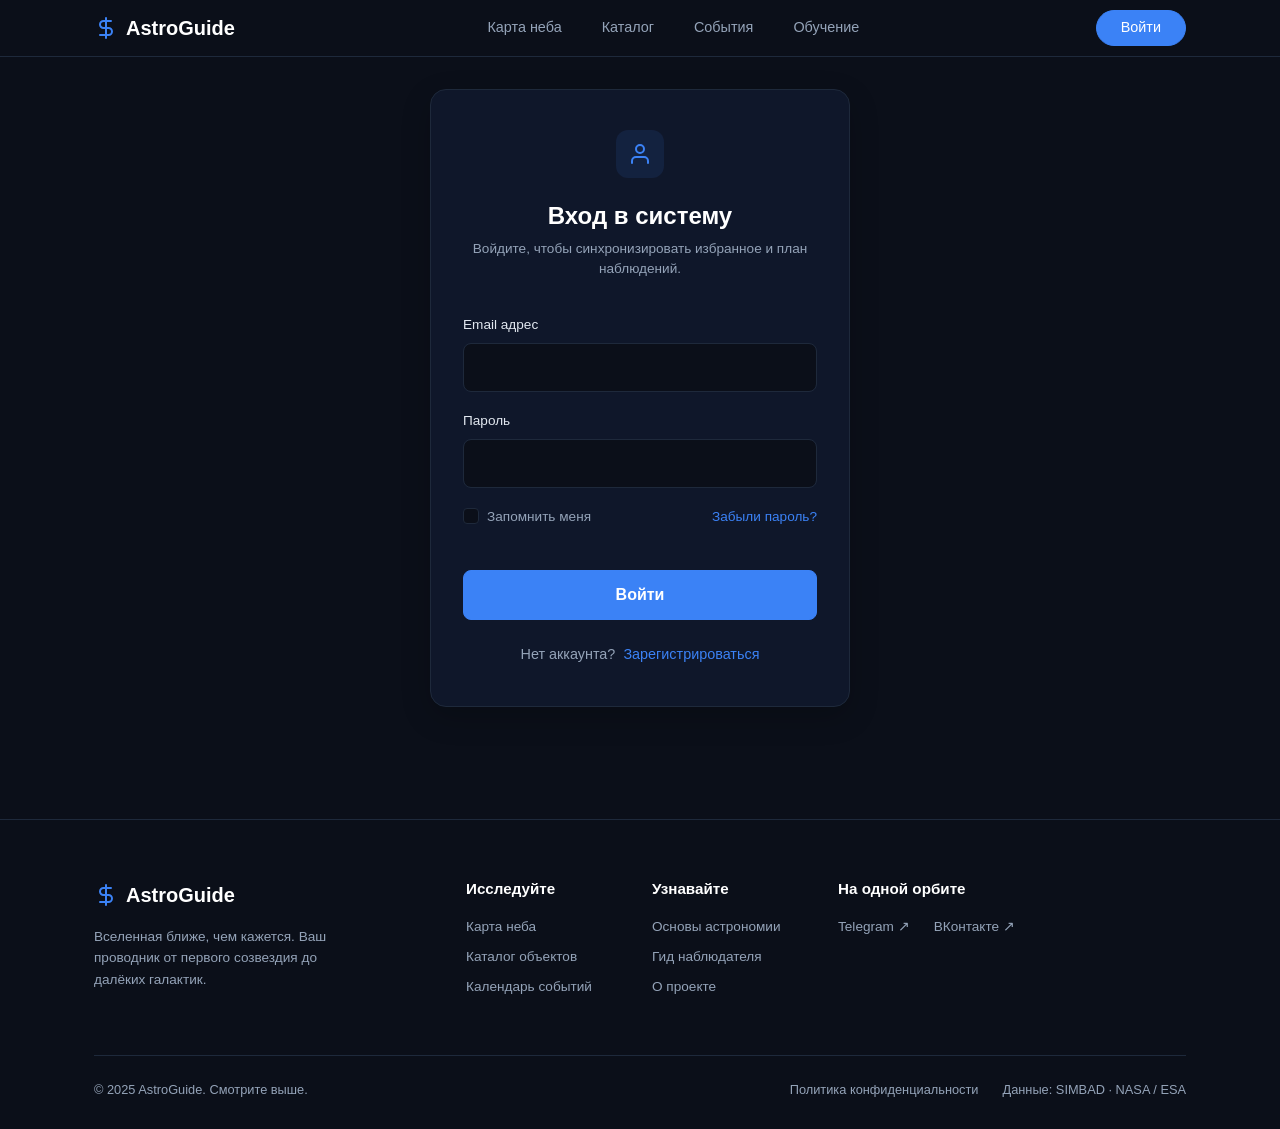
<file: login.html>
<!DOCTYPE html>
<html lang="ru">
<head>
  <meta charset="UTF-8">
  <meta name="viewport" content="width=device-width, initial-scale=1">
  <title>Вход в систему — AstroGuide</title>
  <link href="https://cdn.jsdelivr.net/npm/bootstrap@5.3.3/dist/css/bootstrap.min.css" rel="stylesheet">
  <link rel="stylesheet" href="style.css">
</head>
<body style="min-height: 100vh; display: flex; flex-direction: column;">

<nav class="navbar navbar-expand-lg">
  <div class="container px-4">
    <a class="navbar-brand" href="index.html">
      <svg width="24" height="24" viewBox="0 0 24 24" fill="none" stroke="#3b82f6" stroke-width="2" stroke-linecap="round" stroke-linejoin="round"><path d="M12 2v20M17 5H9.5a3.5 3.5 0 0 0 0 7h5a3.5 3.5 0 0 1 0 7H6"/></svg>
      AstroGuide
    </a>
    <button class="navbar-toggler" type="button" data-bs-toggle="collapse" data-bs-target="#navMain">
      <span class="navbar-toggler-icon" style="filter: invert(1);"></span>
    </button>
    <div class="collapse navbar-collapse" id="navMain">
      <ul class="navbar-nav mx-auto gap-4">
        <li class="nav-item"><a class="nav-link" href="map.html">Карта неба</a></li>
        <li class="nav-item"><a class="nav-link" href="catalog.html">Каталог</a></li>
        <li class="nav-item"><a class="nav-link" href="events.html">События</a></li>
        <li class="nav-item"><a class="nav-link" href="education.html">Обучение</a></li>
      </ul>
      <a href="login.html" class="btn btn-nav-login rounded-pill">Войти</a>
    </div>
  </div>
</nav>

<main class="auth-main">
  <div class="auth-card">
    <div class="auth-icon">
      <svg width="24" height="24" viewBox="0 0 24 24" fill="none" stroke="currentColor" stroke-width="2" stroke-linecap="round" stroke-linejoin="round">
        <path d="M20 21v-2a4 4 0 0 0-4-4H8a4 4 0 0 0-4 4v2"></path>
        <circle cx="12" cy="7" r="4"></circle>
      </svg>
    </div>

    <h1 class="auth-title">Вход в систему</h1>
    <p class="auth-subtitle">Войдите, чтобы синхронизировать избранное и план наблюдений.</p>

    <form id="loginForm" class="text-start needs-validation" novalidate>
      <div class="mb-3">
        <label for="email" class="form-label">Email адрес</label>
        <input type="email" class="form-control form-control-custom" id="email" required>
        <div class="invalid-feedback" style="font-size: 0.8rem;">Пожалуйста, введите корректный email.</div>
      </div>

      <div class="mb-3">
        <label for="password" class="form-label">Пароль</label>
        <input type="password" class="form-control form-control-custom" id="password" required minlength="6">
        <div class="invalid-feedback" style="font-size: 0.8rem;">Пароль должен содержать минимум 6 символов.</div>
      </div>

      <div class="d-flex justify-content-between align-items-center mb-4">
        <div class="form-check">
          <input class="form-check-input" type="checkbox" id="rememberMe">
          <label class="form-check-label" for="rememberMe">Запомнить меня</label>
        </div>
        <a href="#" class="forgot-link">Забыли пароль?</a>
      </div>

      <button type="submit" class="btn btn-submit">Войти</button>
    </form>

    <div class="register-link">
      Нет аккаунта? <a href="register.html">Зарегистрироваться</a>
    </div>
  </div>
</main>

<footer class="footer">
  <div class="container px-4">
    <div class="row">
      <div class="col-lg-4 mb-4 mb-lg-0">
        <a class="navbar-brand d-flex align-items-center gap-2 mb-3" href="index.html" style="color: #fff; font-size: 1.25rem;">
          <svg width="24" height="24" viewBox="0 0 24 24" fill="none" stroke="#3b82f6" stroke-width="2" stroke-linecap="round" stroke-linejoin="round"><path d="M12 2v20M17 5H9.5a3.5 3.5 0 0 0 0 7h5a3.5 3.5 0 0 1 0 7H6"/></svg>
          AstroGuide
        </a>
        <p style="max-width: 250px; line-height: 1.6;">Вселенная ближе, чем кажется. Ваш проводник от первого созвездия до далёких галактик.</p>
      </div>
      <div class="col-6 col-lg-2 mb-4 mb-lg-0">
        <h6>Исследуйте</h6>
        <ul>
          <li><a href="map.html">Карта неба</a></li>
          <li><a href="catalog.html">Каталог объектов</a></li>
          <li><a href="events.html">Календарь событий</a></li>
        </ul>
      </div>
      <div class="col-6 col-lg-2 mb-4 mb-lg-0">
        <h6>Узнавайте</h6>
        <ul>
          <li><a href="education.html">Основы астрономии</a></li>
          <li><a href="education.html">Гид наблюдателя</a></li>
          <li><a href="#">О проекте</a></li>
        </ul>
      </div>
      <div class="col-lg-4">
        <h6>На одной орбите</h6>
        <ul style="flex-direction: row; gap: 1.5rem;">
          <li><a href="#">Telegram ↗</a></li>
          <li><a href="#">ВКонтакте ↗</a></li>
        </ul>
      </div>
    </div>
    <div class="footer-bottom">
      <div>© 2025 AstroGuide. Смотрите выше.</div>
      <div class="d-flex gap-4">
        <a href="#">Политика конфиденциальности</a>
        <span>Данные: SIMBAD · NASA / ESA</span>
      </div>
    </div>
  </div>
</footer>

<script src="https://cdn.jsdelivr.net/npm/bootstrap@5.3.3/dist/js/bootstrap.bundle.min.js"></script>
<script>
  (function () {
    'use strict'
    var forms = document.querySelectorAll('.needs-validation')
    Array.prototype.slice.call(forms).forEach(function (form) {
      form.addEventListener('submit', function (event) {
        if (!form.checkValidity()) {
          event.preventDefault()
          event.stopPropagation()
        } else {
          event.preventDefault();
          alert('Форма успешно отправлена! (Демо)');
        }
        form.classList.add('was-validated')
      }, false)
    })
  })()
</script>
</body>
</html>
</file>
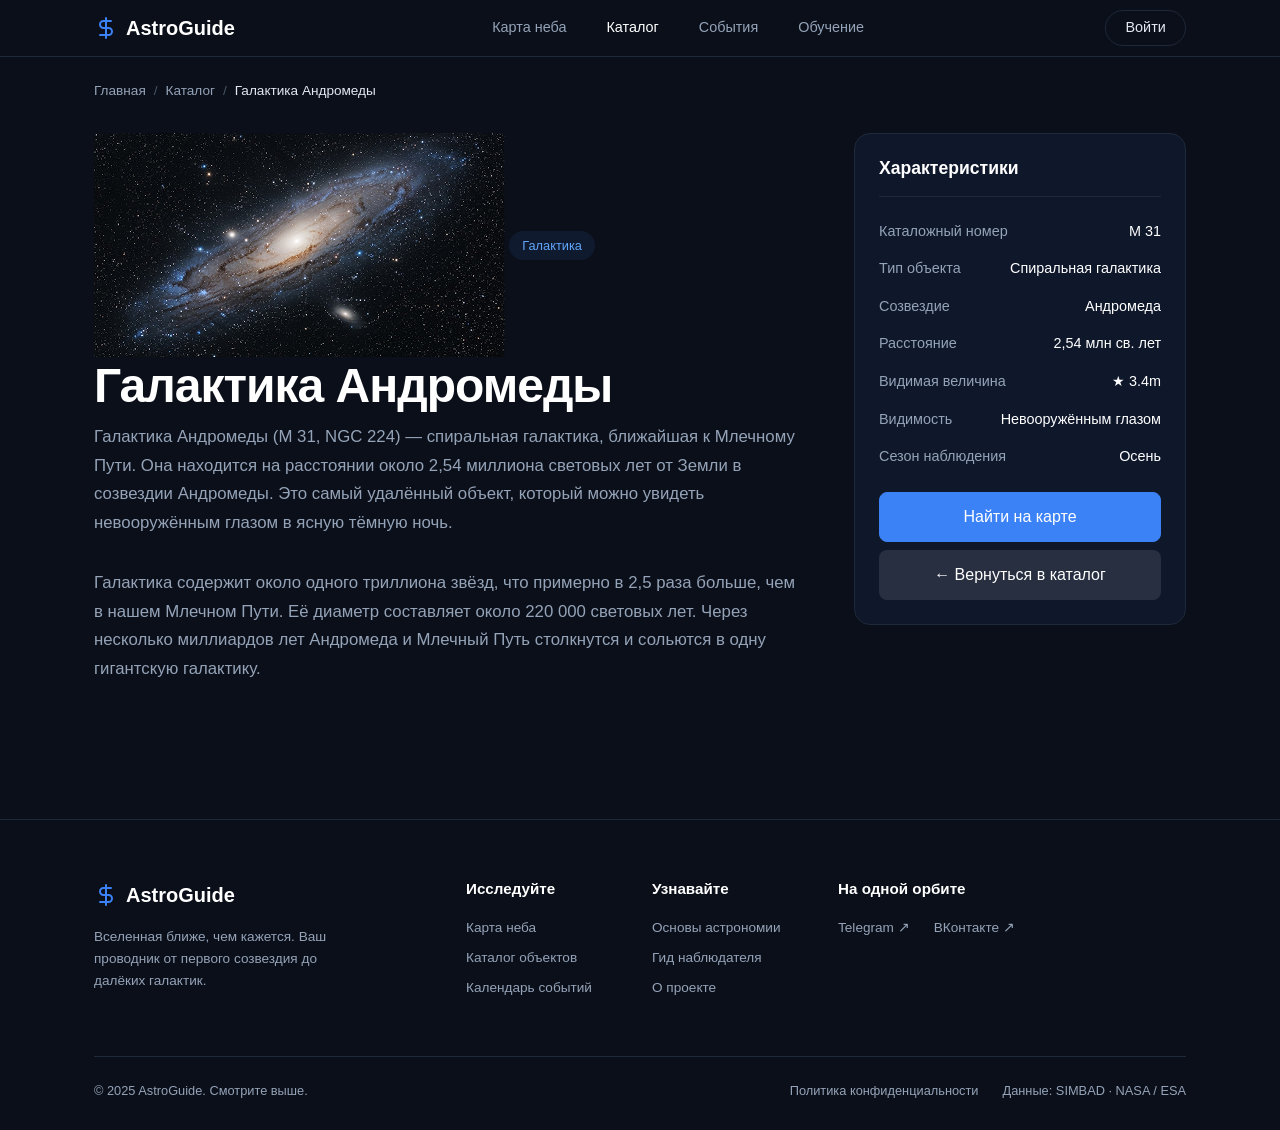
<file: object.html>
<!DOCTYPE html>
<html lang="ru">
<head>
  <meta charset="UTF-8">
  <meta name="viewport" content="width=device-width, initial-scale=1">
  <title>Галактика Андромеды — AstroGuide</title>
  <link href="https://cdn.jsdelivr.net/npm/bootstrap@5.3.3/dist/css/bootstrap.min.css" rel="stylesheet">
  <link rel="stylesheet" href="style.css">
</head>
<body>

<nav class="navbar navbar-expand-lg sticky-top">
  <div class="container px-4">
    <a class="navbar-brand" href="index.html">
      <svg width="24" height="24" viewBox="0 0 24 24" fill="none" stroke="#3b82f6" stroke-width="2" stroke-linecap="round" stroke-linejoin="round"><path d="M12 2v20M17 5H9.5a3.5 3.5 0 0 0 0 7h5a3.5 3.5 0 0 1 0 7H6"/></svg>
      AstroGuide
    </a>
    <button class="navbar-toggler" type="button" data-bs-toggle="collapse" data-bs-target="#navMain">
      <span class="navbar-toggler-icon" style="filter: invert(1);"></span>
    </button>
    <div class="collapse navbar-collapse" id="navMain">
      <ul class="navbar-nav mx-auto gap-4">
        <li class="nav-item"><a class="nav-link" href="map.html">Карта неба</a></li>
        <li class="nav-item"><a class="nav-link active" href="catalog.html">Каталог</a></li>
        <li class="nav-item"><a class="nav-link" href="events.html">События</a></li>
        <li class="nav-item"><a class="nav-link" href="education.html">Обучение</a></li>
      </ul>
      <a href="login.html" class="btn btn-outline-custom rounded-pill">Войти</a>
    </div>
  </div>
</nav>

<main class="container px-4 py-4">
  <nav aria-label="breadcrumb">
    <ol class="breadcrumb">
      <li class="breadcrumb-item"><a href="index.html">Главная</a></li>
      <li class="breadcrumb-item"><a href="catalog.html">Каталог</a></li>
      <li class="breadcrumb-item active" aria-current="page">Галактика Андромеды</li>
    </ol>
  </nav>

  <div class="row g-5">
    <div class="col-lg-8">
      <img src="img/andromeda.png" alt="Туманность Андромеды">
      
      <div class="object-tag">Галактика</div>
      <h1 class="object-title">Галактика Андромеды</h1>
      <p class="object-desc">
        Галактика Андромеды (M 31, NGC 224) — спиральная галактика, ближайшая к Млечному Пути. 
        Она находится на расстоянии около 2,54 миллиона световых лет от Земли в созвездии Андромеды. 
        Это самый удалённый объект, который можно увидеть невооружённым глазом в ясную тёмную ночь.
      </p>
      <p class="object-desc">
        Галактика содержит около одного триллиона звёзд, что примерно в 2,5 раза больше, чем в нашем Млечном Пути. 
        Её диаметр составляет около 220 000 световых лет. Через несколько миллиардов лет Андромеда и Млечный Путь столкнутся и сольются в одну гигантскую галактику.
      </p>
    </div>

    <div class="col-lg-4">
      <div class="specs-card">
        <h5 class="specs-title">Характеристики</h5>
        
        <div class="spec-row">
          <span class="spec-label">Каталожный номер</span>
          <span class="spec-value">M 31</span>
        </div>
        <div class="spec-row">
          <span class="spec-label">Тип объекта</span>
          <span class="spec-value">Спиральная галактика</span>
        </div>
        <div class="spec-row">
          <span class="spec-label">Созвездие</span>
          <span class="spec-value">Андромеда</span>
        </div>
        <div class="spec-row">
          <span class="spec-label">Расстояние</span>
          <span class="spec-value">2,54 млн св. лет</span>
        </div>
        <div class="spec-row">
          <span class="spec-label">Видимая величина</span>
          <span class="spec-value">★ 3.4m</span>
        </div>
        <div class="spec-row">
          <span class="spec-label">Видимость</span>
          <span class="spec-value">Невооружённым глазом</span>
        </div>
        <div class="spec-row mb-4">
          <span class="spec-label">Сезон наблюдения</span>
          <span class="spec-value">Осень</span>
        </div>

        <div class="d-grid gap-2">
          <a href="map.html" class="btn btn-primary-custom">Найти на карте</a>
          <a href="catalog.html" class="btn btn-secondary-custom">← Вернуться в каталог</a>
        </div>
      </div>
    </div>
  </div>
</main>

<footer class="footer">
  <div class="container px-4">
    <div class="row">
      <div class="col-lg-4 mb-4 mb-lg-0">
        <a class="navbar-brand d-flex align-items-center gap-2 mb-3" href="index.html" style="color: #fff; font-size: 1.25rem;">
          <svg width="24" height="24" viewBox="0 0 24 24" fill="none" stroke="#3b82f6" stroke-width="2" stroke-linecap="round" stroke-linejoin="round"><path d="M12 2v20M17 5H9.5a3.5 3.5 0 0 0 0 7h5a3.5 3.5 0 0 1 0 7H6"/></svg>
          AstroGuide
        </a>
        <p style="max-width: 250px; line-height: 1.6;">Вселенная ближе, чем кажется. Ваш проводник от первого созвездия до далёких галактик.</p>
      </div>
      <div class="col-6 col-lg-2 mb-4 mb-lg-0">
        <h6>Исследуйте</h6>
        <ul>
          <li><a href="map.html">Карта неба</a></li>
          <li><a href="catalog.html">Каталог объектов</a></li>
          <li><a href="events.html">Календарь событий</a></li>
        </ul>
      </div>
      <div class="col-6 col-lg-2 mb-4 mb-lg-0">
        <h6>Узнавайте</h6>
        <ul>
          <li><a href="education.html">Основы астрономии</a></li>
          <li><a href="education.html">Гид наблюдателя</a></li>
          <li><a href="#">О проекте</a></li>
        </ul>
      </div>
      <div class="col-lg-4">
        <h6>На одной орбите</h6>
        <ul style="flex-direction: row; gap: 1.5rem;">
          <li><a href="#">Telegram ↗</a></li>
          <li><a href="#">ВКонтакте ↗</a></li>
        </ul>
      </div>
    </div>
    <div class="footer-bottom">
      <div>© 2025 AstroGuide. Смотрите выше.</div>
      <div class="d-flex gap-4">
        <a href="#">Политика конфиденциальности</a>
        <span>Данные: SIMBAD · NASA / ESA</span>
      </div>
    </div>
  </div>
</footer>

<script src="https://cdn.jsdelivr.net/npm/bootstrap@5.3.3/dist/js/bootstrap.bundle.min.js"></script>
</body>
</html>
</file>
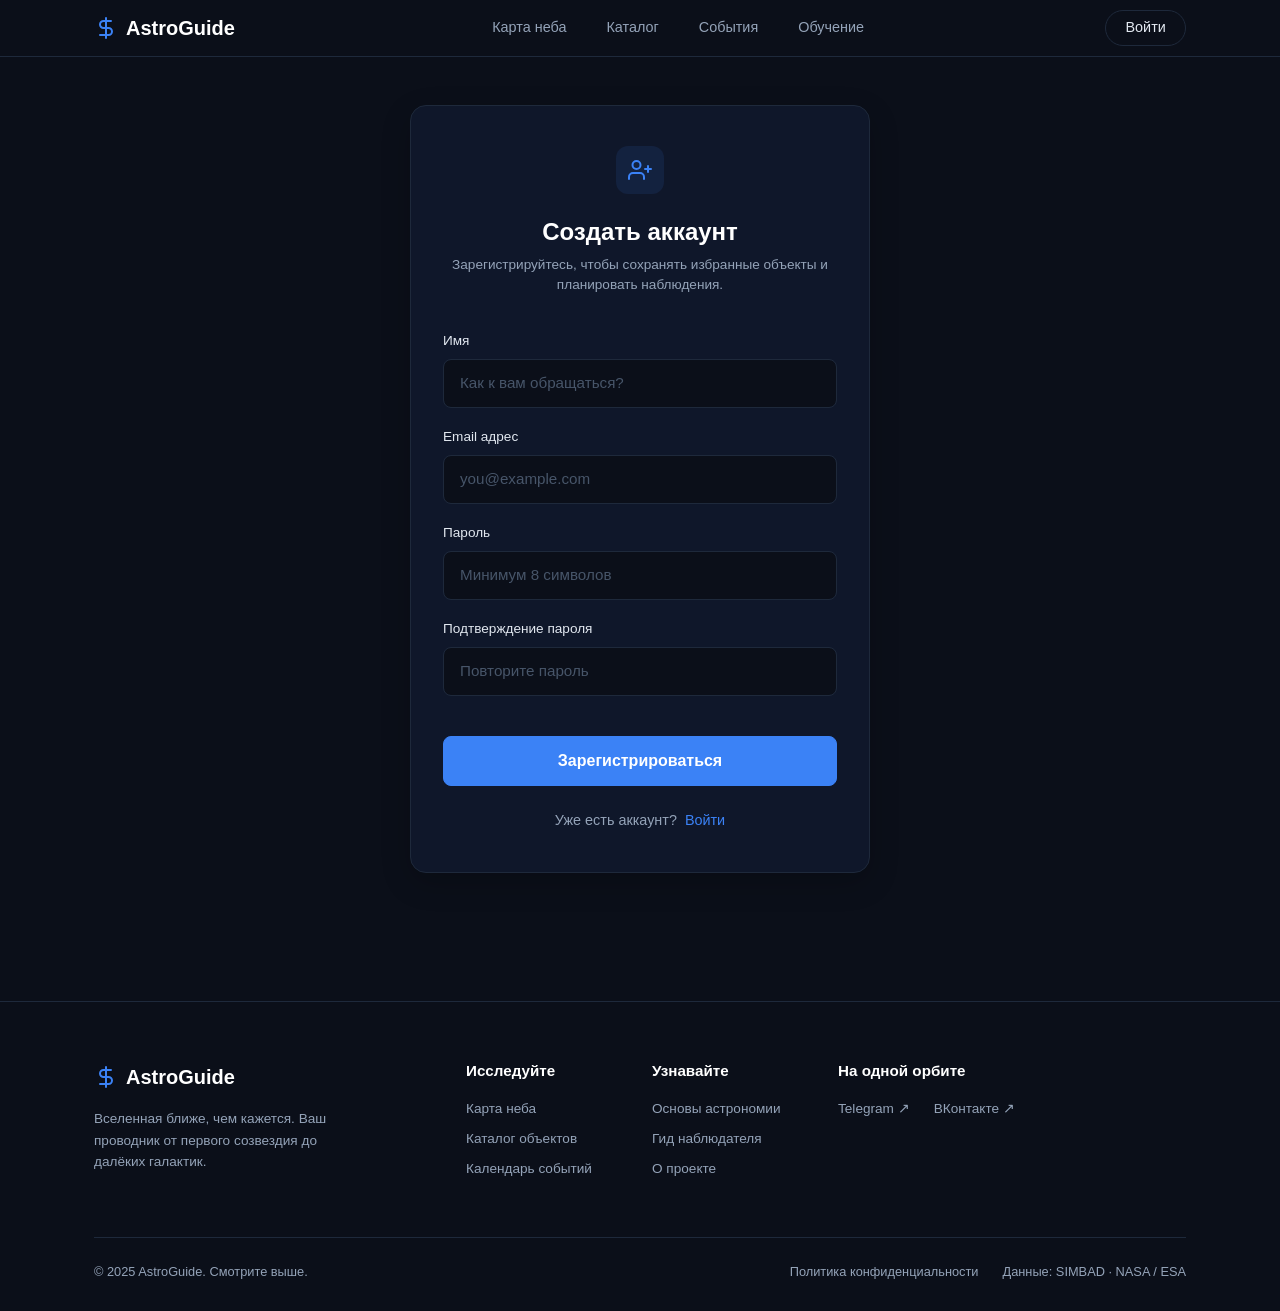
<file: register.html>
<!DOCTYPE html>
<html lang="ru">
<head>
  <meta charset="UTF-8">
  <meta name="viewport" content="width=device-width, initial-scale=1">
  <title>Регистрация — AstroGuide</title>
  <link href="https://cdn.jsdelivr.net/npm/bootstrap@5.3.3/dist/css/bootstrap.min.css" rel="stylesheet">
  <link rel="stylesheet" href="style.css">
</head>
<body style="min-height: 100vh; display: flex; flex-direction: column;">

<nav class="navbar navbar-expand-lg">
  <div class="container px-4">
    <a class="navbar-brand" href="index.html">
      <svg width="24" height="24" viewBox="0 0 24 24" fill="none" stroke="#3b82f6" stroke-width="2" stroke-linecap="round" stroke-linejoin="round"><path d="M12 2v20M17 5H9.5a3.5 3.5 0 0 0 0 7h5a3.5 3.5 0 0 1 0 7H6"/></svg>
      AstroGuide
    </a>
    <button class="navbar-toggler" type="button" data-bs-toggle="collapse" data-bs-target="#navMain">
      <span class="navbar-toggler-icon" style="filter: invert(1);"></span>
    </button>
    <div class="collapse navbar-collapse" id="navMain">
      <ul class="navbar-nav mx-auto gap-4">
        <li class="nav-item"><a class="nav-link" href="map.html">Карта неба</a></li>
        <li class="nav-item"><a class="nav-link" href="catalog.html">Каталог</a></li>
        <li class="nav-item"><a class="nav-link" href="events.html">События</a></li>
        <li class="nav-item"><a class="nav-link" href="education.html">Обучение</a></li>
      </ul>
      <a href="login.html" class="btn btn-outline-custom rounded-pill">Войти</a>
    </div>
  </div>
</nav>

<main class="auth-main" style="padding: 3rem 1rem;">
  <div class="auth-card" style="max-width: 460px;">
    <div class="auth-icon">
      <svg width="24" height="24" viewBox="0 0 24 24" fill="none" stroke="currentColor" stroke-width="2" stroke-linecap="round" stroke-linejoin="round">
        <path d="M16 21v-2a4 4 0 0 0-4-4H5a4 4 0 0 0-4 4v2"></path>
        <circle cx="8.5" cy="7" r="4"></circle>
        <line x1="20" y1="8" x2="20" y2="14"></line>
        <line x1="23" y1="11" x2="17" y2="11"></line>
      </svg>
    </div>
    <h1 class="auth-title">Создать аккаунт</h1>
    <p class="auth-subtitle">Зарегистрируйтесь, чтобы сохранять избранные объекты и планировать наблюдения.</p>

    <form id="registerForm" class="needs-validation" novalidate>
      <div class="mb-3 text-start">
        <label for="name" class="form-label">Имя</label>
        <input type="text" class="form-control form-control-custom" id="name" placeholder="Как к вам обращаться?" required>
        <div class="invalid-feedback" style="font-size: 0.8rem;">Введите ваше имя.</div>
      </div>
      <div class="mb-3 text-start">
        <label for="email" class="form-label">Email адрес</label>
        <input type="email" class="form-control form-control-custom" id="email" placeholder="you@example.com" required>
        <div class="invalid-feedback" style="font-size: 0.8rem;">Введите корректный email.</div>
      </div>
      <div class="mb-3 text-start">
        <label for="password" class="form-label">Пароль</label>
        <input type="password" class="form-control form-control-custom" id="password" placeholder="Минимум 8 символов" required minlength="6">
        <div class="invalid-feedback" style="font-size: 0.8rem;">Пароль должен содержать минимум 8 символов.</div>
      </div>
      <div class="mb-4 text-start">
        <label for="confirmPassword" class="form-label">Подтверждение пароля</label>
        <input type="password" class="form-control form-control-custom" id="confirmPassword" placeholder="Повторите пароль" required>
        <div class="invalid-feedback" style="font-size: 0.8rem;">Пароли не совпадают.</div>
      </div>
      <button type="submit" class="btn btn-submit">Зарегистрироваться</button>
    </form>

    <div class="login-link">
      Уже есть аккаунт? <a href="login.html">Войти</a>
    </div>
  </div>
</main>

<footer class="footer">
  <div class="container px-4">
    <div class="row">
      <div class="col-lg-4 mb
            <div class="col-lg-4 mb-4 mb-lg-0">
        <a class="navbar-brand d-flex align-items-center gap-2 mb-3" href="index.html" style="color: #fff; font-size: 1.25rem;">
          <svg width="24" height="24" viewBox="0 0 24 24" fill="none" stroke="#3b82f6" stroke-width="2" stroke-linecap="round" stroke-linejoin="round"><path d="M12 2v20M17 5H9.5a3.5 3.5 0 0 0 0 7h5a3.5 3.5 0 0 1 0 7H6"/></svg>
          AstroGuide
        </a>
        <p style="max-width: 250px; line-height: 1.6;">Вселенная ближе, чем кажется. Ваш проводник от первого созвездия до далёких галактик.</p>
      </div>
      <div class="col-6 col-lg-2 mb-4 mb-lg-0">
        <h6>Исследуйте</h6>
        <ul>
          <li><a href="map.html">Карта неба</a></li>
          <li><a href="catalog.html">Каталог объектов</a></li>
          <li><a href="events.html">Календарь событий</a></li>
        </ul>
      </div>
      <div class="col-6 col-lg-2 mb-4 mb-lg-0">
        <h6>Узнавайте</h6>
        <ul>
          <li><a href="education.html">Основы астрономии</a></li>
          <li><a href="education.html">Гид наблюдателя</a></li>
          <li><a href="#">О проекте</a></li>
        </ul>
      </div>
      <div class="col-lg-4">
        <h6>На одной орбите</h6>
        <ul style="flex-direction: row; gap: 1.5rem;">
          <li><a href="#">Telegram ↗</a></li>
          <li><a href="#">ВКонтакте ↗</a></li>
        </ul>
      </div>
    </div>
    <div class="footer-bottom">
      <div>© 2025 AstroGuide. Смотрите выше.</div>
      <div class="d-flex gap-4">
        <a href="#">Политика конфиденциальности</a>
        <span>Данные: SIMBAD · NASA / ESA</span>
      </div>
    </div>
  </div>
</footer>

<script src="https://cdn.jsdelivr.net/npm/bootstrap@5.3.3/dist/js/bootstrap.bundle.min.js"></script>
<script>
  (function () {
    'use strict'
    const form = document.getElementById('registerForm');
    const pass = document.getElementById('password');
    const confirm = document.getElementById('confirmPassword');

    // Проверка совпадения паролей
    confirm.addEventListener('input', function() {
      if (pass.value !== confirm.value) {
        confirm.setCustomValidity('Пароли не совпадают');
      } else {
        confirm.setCustomValidity('');
      }
    });

    form.addEventListener('submit', function (event) {
      if (!form.checkValidity()) {
        event.preventDefault();
        event.stopPropagation();
      } else {
        event.preventDefault();
        alert('Регистрация успешна! (Демо). Теперь вы можете войти.');
        window.location.href = 'login.html';
      }
      form.classList.add('was-validated');
    }, false)
  })()
</script>
</body>
</html>
</file>
<file: style.css>
/* 1. ПЕРЕМЕННЫЕ И БАЗА */
:root {
  --bg-color: #0b0f19;
  --card-bg: #0f172a;
  --border-color: #1e293b;
  --text-main: #e2e8f0;
  --text-muted: #94a3b8;
  --accent: #3b82f6;
  --accent-hover: #2563eb;
}

body {
  background-color: var(--bg-color);
  color: var(--text-main);
  font-family: -apple-system, BlinkMacSystemFont, "Segoe UI", Roboto, Helvetica, Arial, sans-serif;
}

a {
  text-decoration: none;
  color: var(--text-muted);
  transition: 0.2s;
}
a:hover { color: #fff; }

/* 2. НАВИГАЦИЯ */
.navbar {
  background-color: var(--bg-color) !important;
  border-bottom: 1px solid var(--border-color);
}

.navbar-brand {
  font-weight: 700;
  font-size: 1.25rem;
  color: #fff !important;
  display: flex;
  align-items: center;
  gap: 8px;
}

.nav-link {
  color: var(--text-muted) !important;
  font-size: 0.9rem;
}
.nav-link:hover,
.nav-link.active { color: #fff !important; }

.btn-outline-custom {
  border: 1px solid var(--border-color);
  color: var(--text-main);
  font-size: 0.9rem;
  padding: 0.4rem 1.2rem;
}
.btn-outline-custom:hover {
  background-color: var(--border-color);
  color: #fff;
}

.btn-nav-login {
  background-color: var(--accent);
  border: 1px solid var(--accent);
  color: #fff;
  font-size: 0.9rem;
  padding: 0.4rem 1.5rem;
  font-weight: 500;
}
.btn-nav-login:hover {
  background-color: var(--accent-hover);
  border-color: var(--accent-hover);
  color: #fff;
}

/* 3. ЗАГОЛОВКИ И КНОПКИ*/
.page-title,
.section-title {
  font-size: 2.5rem;
  font-weight: 700;
  color: #fff;
  margin-bottom: 1rem;
}

.page-desc,
.section-desc {
  color: var(--text-muted);
  font-size: 1.05rem;
  max-width: 600px;
  line-height: 1.6;
}

.section-label {
  font-size: 0.75rem;
  text-transform: uppercase;
  letter-spacing: 1px;
  color: var(--accent);
  font-weight: 600;
  margin-bottom: 0.5rem;
}

.btn-primary-custom {
  background-color: var(--accent);
  border: 1px solid var(--accent);
  color: #fff;
  font-weight: 500;
  padding: 0.75rem 1.5rem;
  border-radius: 8px;
}
.btn-primary-custom:hover {
  background-color: var(--accent-hover);
  border-color: var(--accent-hover);
}

.btn-secondary-custom {
  background-color: rgba(255,255,255,0.1);
  border: 1px solid transparent;
  color: #fff;
  font-weight: 500;
  padding: 0.75rem 1.5rem;
  border-radius: 8px;
}
.btn-secondary-custom:hover { background-color: rgba(255,255,255,0.15); }

/* 4. ГЛАВНАЯ */
.hero {
  position: relative;
  padding: 120px 0 80px;
  text-align: center;
  background: linear-gradient(to bottom, rgba(11,15,25,.7), rgba(11,15,25,1)),
              url('img/hero_bg.png') center/cover;
}

.hero-label {
  font-size: 0.8rem;
  text-transform: uppercase;
  letter-spacing: 1px;
  color: var(--text-muted);
  margin-bottom: 1rem;
}

.hero-title {
  font-size: 4rem;
  font-weight: 700;
  color: #fff;
  line-height: 1.1;
  margin-bottom: 1.5rem;
}

.hero-subtitle {
  font-size: 1.1rem;
  color: var(--text-muted);
  max-width: 600px;
  margin: 0 auto 2.5rem;
}

.stats-row {
  margin-top: 4rem;
  border-top: 1px solid rgba(255,255,255,0.1);
  padding-top: 2rem;
  display: flex;
  justify-content: center;
  gap: 4rem;
}
.stat-item h3 { font-size: 2rem; font-weight: 600; color: #fff; margin-bottom: .2rem; }
.stat-item p { font-size: .85rem; color: var(--text-muted); margin: 0; }

.search-container {
  max-width: 700px;
  margin: -30px auto 60px;
  position: relative;
  z-index: 10;
}
.search-input {
  background-color: var(--card-bg);
  border: 1px solid var(--border-color);
  color: #fff;
  padding: 1rem 1rem 1rem 3rem;
  border-radius: 12px;
  font-size: 1rem;
}
.search-input:focus {
  background-color: var(--card-bg);
  border-color: var(--accent);
  color: #fff;
  box-shadow: none;
}
.search-icon {
  position: absolute;
  left: 1rem; top: 50%;
  transform: translateY(-50%);
  color: var(--text-muted);
}
.search-shortcut {
  position: absolute;
  right: 1rem; top: 50%;
  transform: translateY(-50%);
  color: var(--text-muted);
  font-size: .8rem;
  border: 1px solid var(--border-color);
  padding: 2px 6px;
  border-radius: 4px;
}

.map-container {
  background: var(--card-bg) radial-gradient(circle at center, #1e293b 0%, #0b0f19 100%);
  border: 1px solid var(--border-color);
  border-radius: 16px;
  height: 400px;
  position: relative;
  overflow: hidden;
}
.map-controls {
  position: absolute;
  top: 1rem; left: 1rem;
  background: rgba(15,23,42,.8);
  border: 1px solid var(--border-color);
  padding: .5rem 1rem;
  border-radius: 8px;
  font-size: .85rem;
  display: flex;
  align-items: center;
  gap: 8px;
}
.map-popup {
  position: absolute;
  right: 15%; top: 30%;
  background: rgba(15,23,42,.9);
  border: 1px solid var(--border-color);
  padding: 1rem;
  border-radius: 12px;
  width: 250px;
  backdrop-filter: blur(4px);
}

.feature-img {
  border-radius: 16px;
  width: 100%;
  height: 100%;
  object-fit: cover;
  min-height: 400px;
}

.step-number { font-size: .8rem; color: var(--accent); font-weight: 600; margin-right: 1rem; }
.step-text h5 { font-size: 1rem; color: #fff; margin-bottom: .2rem; }
.step-text p { font-size: .85rem; color: var(--text-muted); margin-bottom: 1.5rem; }

.cta-box {
  border: 1px solid var(--border-color);
  border-radius: 24px;
  padding: 4rem 2rem;
  text-align: center;
  background: radial-gradient(circle at center, rgba(59,130,246,.05) 0%, transparent 60%);
}

/* 5. КАТАЛОГ*/
.search-bar {
  position: relative;
  margin-bottom: 1.5rem;
}
.search-bar input {
  background-color: var(--card-bg);
  border: 1px solid var(--border-color);
  color: #fff;
  padding: 1rem 1rem 1rem 2.5rem;
  border-radius: 12px;
  font-size: 1rem;
}
.search-bar input:focus {
  background-color: var(--card-bg);
  border-color: var(--accent);
  color: #fff;
  box-shadow: none;
}

.quick-tags {
  display: flex;
  gap: .5rem;
  flex-wrap: wrap;
  margin-bottom: 2rem;
}
.quick-tag {
  background-color: var(--card-bg);
  border: 1px solid var(--border-color);
  color: var(--text-muted);
  padding: .4rem 1rem;
  border-radius: 20px;
  font-size: .85rem;
  cursor: pointer;
  transition: .2s;
}
.quick-tag:hover,
.quick-tag.active {
  background-color: var(--border-color);
  color: #fff;
  border-color: #475569;
}

.sidebar,
.expert-card {
  background-color: var(--card-bg);
  border: 1px solid var(--border-color);
  border-radius: 16px;
  padding: 1.5rem;
}
.expert-card {
  background: linear-gradient(135deg, #1e293b 0%, #0f172a 100%);
  border-radius: 12px;
  padding: 1rem;
  margin-top: 2rem;
}

.filter-title { font-size: .9rem; font-weight: 600; color: #fff; margin-bottom: 1rem; }
.filter-group { margin-bottom: 1.5rem; }
.range-val { font-size: .8rem; color: var(--accent); font-weight: 600; }

.form-check-label { font-size: .85rem; color: var(--text-muted); }
.form-check-input {
  background-color: var(--bg-color);
  border-color: var(--border-color);
}
.form-check-input:checked {
  background-color: var(--accent);
  border-color: var(--accent);
}

.card-custom {
  background-color: var(--card-bg);
  border: 1px solid var(--border-color);
  border-radius: 12px;
  overflow: hidden;
  transition: transform .2s, border-color .2s;
}
.card-custom:hover {
  border-color: #334155;
  transform: translateY(-2px);
}
.card-img-top { height: 180px; object-fit: cover; }
.card-body { padding: 1.25rem; }
.card-title { font-size: 1.1rem; font-weight: 600; color: #fff; margin-bottom: .5rem; }
.card-meta {
  font-size: .8rem;
  color: var(--text-muted);
  display: flex;
  justify-content: space-between;
  align-items: center;
}

.icon-bookmark {
  position: absolute;
  top: 1rem; right: 1rem;
  color: #fff;
  background: rgba(0,0,0,.5);
  padding: 4px;
  border-radius: 4px;
  cursor: pointer;
}

.pagination .page-link {
  background-color: var(--card-bg);
  border-color: var(--border-color);
  color: var(--text-main);
  margin: 0 3px;
  border-radius: 8px;
}
.pagination .page-item.active .page-link {
  background-color: var(--accent);
  border-color: var(--accent);
  color: #fff;
}
.pagination .page-link:hover {
  background-color: var(--border-color);
  color: #fff;
}

/* 6. СОБЫТИЯ */

.events-hero-grid {
  display: grid;
  grid-template-columns: 1fr 1.2fr;
  gap: 2rem;
  margin-top: 2rem;
}


.moon-card {
  background-color: var(--card-bg);
  border: 1px solid var(--border-color);
  border-radius: 20px;
  padding: 2rem;
  display: flex;
  align-items: center;
  gap: 2rem;
}
.moon-img {
  width: 140px;
  height: 140px;
  border-radius: 50%;
  object-fit: cover;
  box-shadow: 0 0 30px rgba(255, 255, 255, 0.1);
}

.facts-list {
  display: flex;
  flex-direction: column;
  gap: 1.5rem;
}
.fact-item {
  display: flex;
  gap: 1rem;
  border-bottom: 1px solid var(--border-color);
  padding-bottom: 1.5rem;
}
.fact-item:last-child {
  border-bottom: none;
  padding-bottom: 0;
}
.fact-icon {
  color: var(--accent);
  flex-shrink: 0;
}
.fact-text h5 {
  font-size: 1rem;
  color: #fff;
  margin-bottom: 0.2rem;
}
.fact-text p {
  font-size: 0.85rem;
  color: var(--text-muted);
  margin: 0;
}
.fact-time {
  font-size: 0.75rem;
  color: var(--text-muted);
  white-space: nowrap;
  margin-left: auto;
}


.objects-grid {
  display: grid;
  grid-template-columns: repeat(3, 1fr);
  gap: 1.5rem;
  margin-top: 2rem;
}
.object-card {
  background-color: var(--card-bg);
  border: 1px solid var(--border-color);
  border-radius: 16px;
  overflow: hidden;
  display: flex;
  flex-direction: column;
  transition: transform 0.2s;
}
.object-card:hover {
  transform: translateY(-4px);
  border-color: #334155;
}
.object-card-img {
  width: 100%;
  height: 200px;
  object-fit: cover;
  position: relative;
}
.bookmark-icon {
  position: absolute;
  top: 1rem;
  right: 1rem;
  color: #fff;
  background: rgba(0, 0, 0, 0.4);
  border-radius: 6px;
  padding: 4px 6px;
  cursor: pointer;
}
.object-card-content {
  padding: 1.5rem;
  display: flex;
  flex-direction: column;
  flex-grow: 1;
}
.object-card-category {
  font-size: 0.75rem;
  color: var(--accent);
  margin-bottom: 0.5rem;
  text-transform: uppercase;
  letter-spacing: 0.5px;
}
.object-card-title {
  font-size: 1.25rem;
  font-weight: 600;
  color: #fff;
  margin-bottom: 1rem;
}
.object-card-meta {
  margin-top: auto;
  display: flex;
  justify-content: space-between;
  font-size: 0.85rem;
  color: var(--text-muted);
  border-top: 1px solid var(--border-color);
  padding-top: 1rem;
}
.star-rating {
  color: #eab308;
}


.events-bottom-grid {
  display: grid;
  grid-template-columns: 1fr 1fr;
  gap: 2rem;
  margin-top: 2rem;
}
.event-large-card {
  border-radius: 20px;
  overflow: hidden;
  position: relative;
  min-height: 300px;
  display: flex;
  flex-direction: column;
  justify-content: flex-end;
  padding: 2rem;
  background-size: cover;
  background-position: center;
}
.event-large-card::before {
  content: '';
  position: absolute;
  inset: 0;
  background: linear-gradient(to top, rgba(11, 15, 25, 0.95), transparent);
}
.event-large-card > * {
  position: relative;
  z-index: 1;
}
.event-small-list {
  display: flex;
  flex-direction: column;
  gap: 1.5rem;
}
.event-small-item {
  display: flex;
  gap: 2rem;
  padding-bottom: 1.5rem;
  border-bottom: 1px solid var(--border-color);
  text-decoration: none;
  color: inherit;
}
.event-small-item:hover h4 {
  color: var(--accent);
}
.event-date {
  font-size: 1.5rem;
  font-weight: 700;
  color: #fff;
  line-height: 1;
  text-align: center;
  min-width: 60px;
}
.event-date span {
  display: block;
  font-size: 0.75rem;
  font-weight: 400;
  color: var(--text-muted);
  text-transform: uppercase;
  margin-top: 4px;
}

/* Адаптивность */
@media (max-width: 991px) {
  .events-hero-grid,
  .events-bottom-grid,
  .objects-grid {
    grid-template-columns: 1fr;
  }
  .moon-card {
    flex-direction: column;
    text-align: center;
  }
}

/* 7. ОБУЧЕНИЕ*/
.breadcrumb { font-size: .85rem; margin-bottom: 2rem; }
.breadcrumb-item a { color: var(--text-muted); }
.breadcrumb-item.active { color: var(--text-main); }
.breadcrumb-item + .breadcrumb-item::before { color: #475569; content: "/"; }

.article-card {
  background-color: var(--card-bg);
  border: 1px solid var(--border-color);
  border-radius: 12px;
  padding: 1.5rem;
  display: flex;
  justify-content: space-between;
  align-items: center;
  transition: .2s;
  cursor: pointer;
  margin-bottom: 1rem;
}
.article-card:hover {
  border-color: #334155;
  background-color: #131c31;
}
.article-title { font-size: 1.1rem; font-weight: 600; color: #fff; margin-bottom: .4rem; }
.article-text { font-size: .9rem; color: var(--text-muted); margin: 0; }
.article-icon { color: var(--accent); }

.accordion-item {
  background-color: var(--card-bg);
  border: 1px solid var(--border-color) !important;
  border-radius: 12px !important;
  margin-bottom: 1rem;
  overflow: hidden;
}
.accordion-button {
  background-color: var(--card-bg);
  color: #fff;
  font-weight: 600;
  font-size: 1.1rem;
  padding: 1.25rem 1.5rem;
  box-shadow: none !important;
}
.accordion-button:not(.collapsed) {
  background-color: var(--card-bg);
  color: #fff;
  border-bottom: 1px solid var(--border-color);
}
.accordion-button::after {
  background-image: none;
  content: '+';
  font-size: 1.5rem;
  font-weight: 300;
  color: var(--text-muted);
}
.accordion-button:not(.collapsed)::after {
  content: '−';
  color: var(--accent);
}
.accordion-body {
  color: var(--text-muted);
  font-size: .95rem;
  line-height: 1.6;
  padding: 1.5rem;
}

/* 8. ФОРМЫ ВХОДА И РЕГИСТРАЦИИ*/
.auth-main {
  flex: 1;
  display: flex;
  align-items: center;
  justify-content: center;
  padding: 2rem 1rem;
}
.auth-card {
  background-color: var(--card-bg);
  border: 1px solid var(--border-color);
  border-radius: 16px;
  padding: 2.5rem 2rem;
  width: 100%;
  max-width: 420px;
  text-align: center;
  box-shadow: 0 10px 30px rgba(0,0,0,.2);
}
.auth-icon {
  width: 48px; height: 48px;
  background-color: rgba(59,130,246,.1);
  color: var(--accent);
  border-radius: 12px;
  display: flex;
  align-items: center;
  justify-content: center;
  margin: 0 auto 1.5rem;
}
.auth-title { font-size: 1.5rem; font-weight: 700; color: #fff; margin-bottom: .5rem; }
.auth-subtitle { font-size: .85rem; color: var(--text-muted); margin-bottom: 2rem; line-height: 1.5; }

.form-label {
  font-size: .85rem;
  font-weight: 500;
  color: var(--text-main);
  margin-bottom: .5rem;
}
.form-control-custom {
  background-color: var(--bg-color);
  border: 1px solid var(--border-color);
  color: #fff;
  padding: .75rem 1rem;
  border-radius: 8px;
  font-size: .95rem;
}
.form-control-custom:focus {
  background-color: var(--bg-color);
  border-color: var(--accent);
  color: #fff;
  box-shadow: 0 0 0 3px rgba(59,130,246,.2);
}
.form-control-custom::placeholder { color: #475569; }

.forgot-link { font-size: .85rem; color: var(--accent); }
.forgot-link:hover { color: #60a5fa; }

.btn-submit {
  background-color: var(--accent);
  border: 1px solid var(--accent);
  color: #fff;
  font-weight: 600;
  padding: .75rem;
  border-radius: 8px;
  width: 100%;
  font-size: 1rem;
  margin-top: 1rem;
  transition: .2s;
}
.btn-submit:hover {
  background-color: var(--accent-hover);
  border-color: var(--accent-hover);
}

.register-link,
.login-link {
  font-size: .9rem;
  color: var(--text-muted);
  margin-top: 1.5rem;
  display: block;
}
.register-link a,
.login-link a { color: var(--accent); margin-left: 4px; }
.register-link a:hover,
.login-link a:hover { text-decoration: underline; }

/* 9. СТРАНИЦА ОБЪЕКТА*/
.object-hero-img {
  width: 100%;
  height: 450px;
  object-fit: cover;
  border-radius: 16px;
  border: 1px solid var(--border-color);
}
.object-title {
  font-size: 3rem;
  font-weight: 700;
  color: #fff;
  margin-bottom: .5rem;
  letter-spacing: -1px;
}
.object-tag {
  display: inline-block;
  background: rgba(59,130,246,.1);
  color: #60a5fa;
  padding: .3rem .8rem;
  border-radius: 20px;
  font-size: .8rem;
  margin-bottom: 1rem;
  font-weight: 500;
}
.object-desc {
  color: var(--text-muted);
  font-size: 1.05rem;
  line-height: 1.7;
  margin-bottom: 2rem;
}

.specs-card {
  background: var(--card-bg);
  border: 1px solid var(--border-color);
  border-radius: 16px;
  padding: 1.5rem;
}
.specs-title {
  color: #fff;
  font-size: 1.1rem;
  font-weight: 600;
  margin-bottom: 1.5rem;
  border-bottom: 1px solid var(--border-color);
  padding-bottom: 1rem;
}
.spec-row {
  display: flex;
  justify-content: space-between;
  margin-bottom: 1rem;
  font-size: .9rem;
}
.spec-label { color: var(--text-muted); }
.spec-value { color: #fff; font-weight: 500; }

/* 10. ФУТЕР*/
.footer {
  border-top: 1px solid var(--border-color);
  padding: 60px 0 30px;
  font-size: .85rem;
  color: var(--text-muted);
  margin-top: 5rem;
}
.footer h6 {
  color: #fff;
  margin-bottom: 1.2rem;
  font-size: .95rem;
  font-weight: 600;
}
.footer ul {
  list-style: none;
  padding: 0;
  margin: 0;
  display: flex;
  flex-direction: column;
  gap: .6rem;
}
.footer a { color: var(--text-muted); }
.footer a:hover { color: #fff; }

.footer-bottom {
  border-top: 1px solid var(--border-color);
  margin-top: 3rem;
  padding-top: 1.5rem;
  display: flex;
  justify-content: space-between;
  font-size: .8rem;
}

/*11. АДАПТИВНОСТЬ */
@media (max-width: 768px) {
  .hero-title { font-size: 2.5rem; }
  .page-title,
  .section-title { font-size: 2rem; }
  .stats-row { flex-direction: column; gap: 2rem; align-items: center; }
  .footer-bottom { flex-direction: column; gap: 1rem; text-align: center; }
  .object-title { font-size: 2rem; }
  .object-hero-img { height: 250px; }
}
/* 12. 3D КАРТА (THREE.JS)*/
.threejs-wrapper {
  width: 100%;
  height: 600px;
  border-radius: 16px;
  border: 1px solid var(--border-color);
  overflow: hidden;
  background-color: #000; 
  position: relative;
}


.threejs-wrapper canvas {
  display: block;
  width: 100% !important;
  height: 100% !important;
}

@media (max-width: 768px) {
  .threejs-wrapper {
    height: 400px;
  }
}

@keyframes fadeInUp {
  from {
    opacity: 0;
    transform: translateY(20px);
  }
  to {
    opacity: 1;
    transform: translateY(0);
  }
}

.card-custom, .object-card, .article-card {
  animation: fadeInUp 0.5s ease-out forwards;
}
</file>
